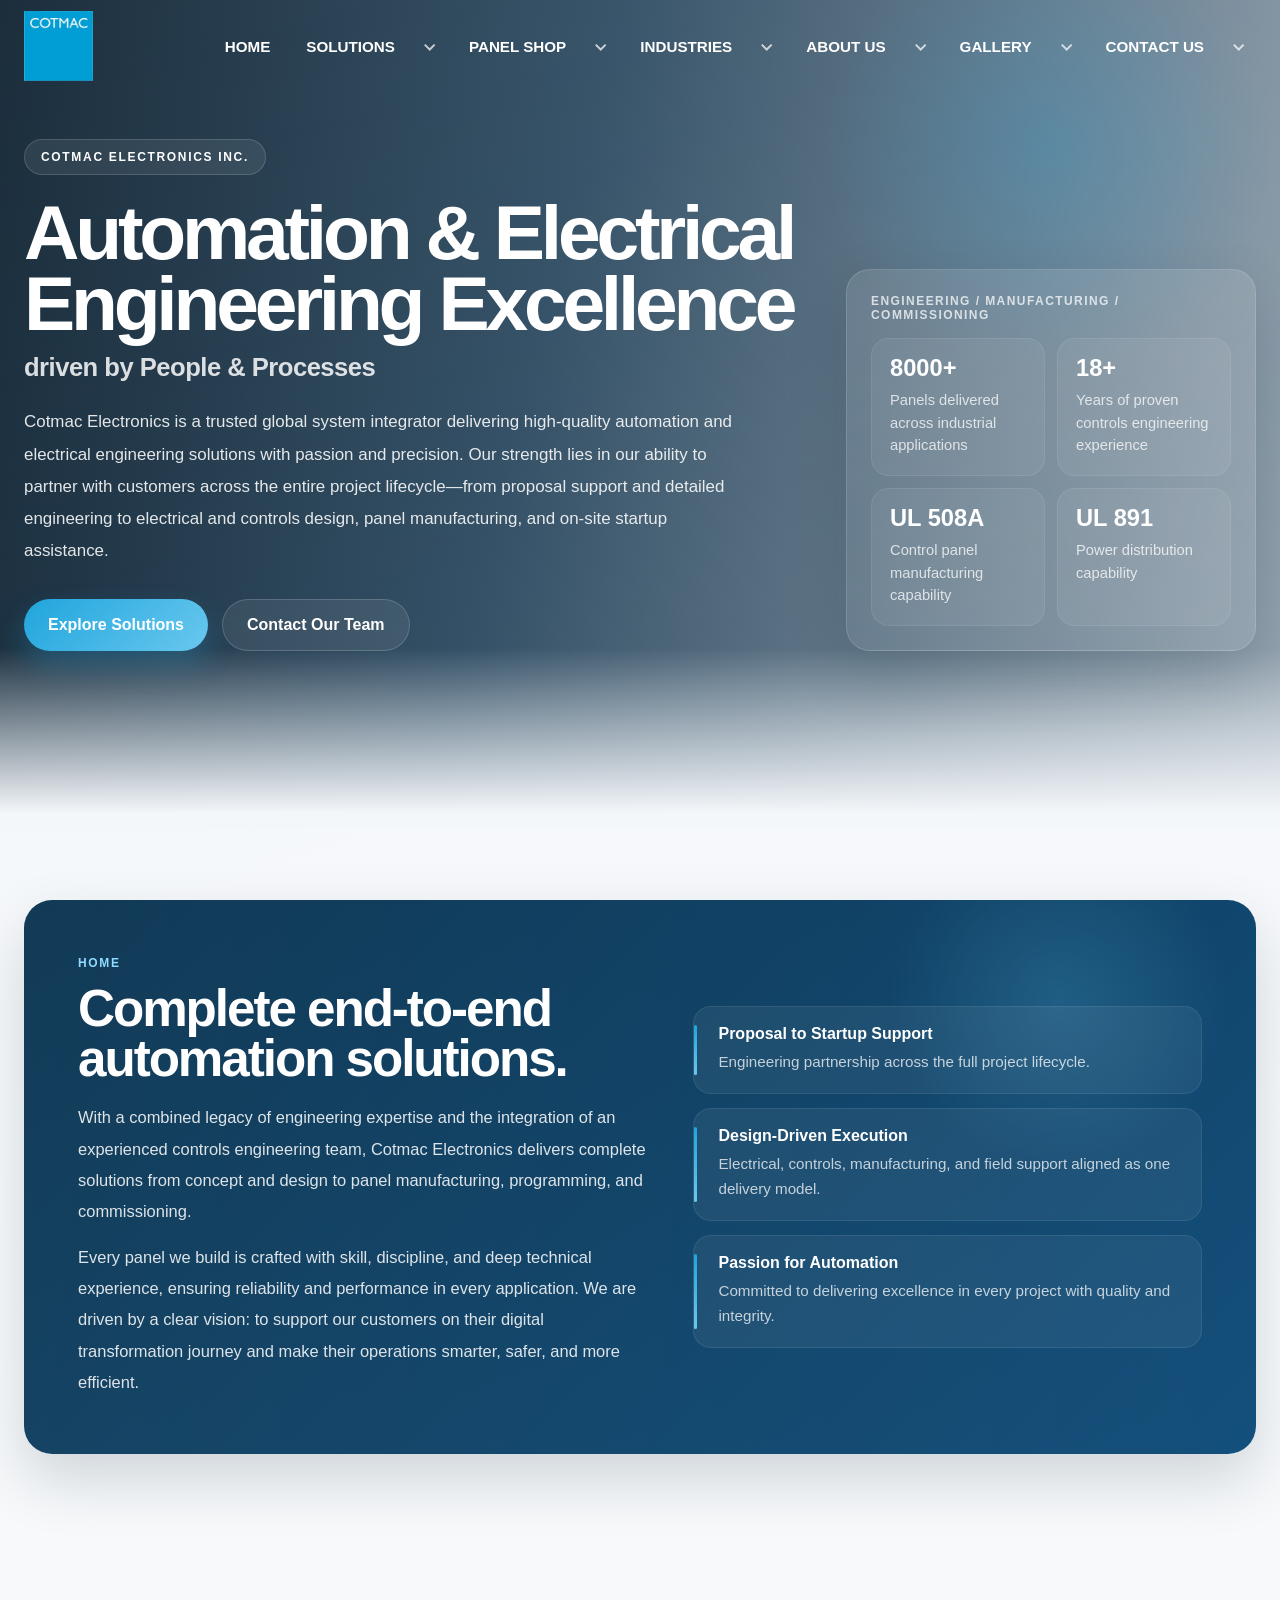
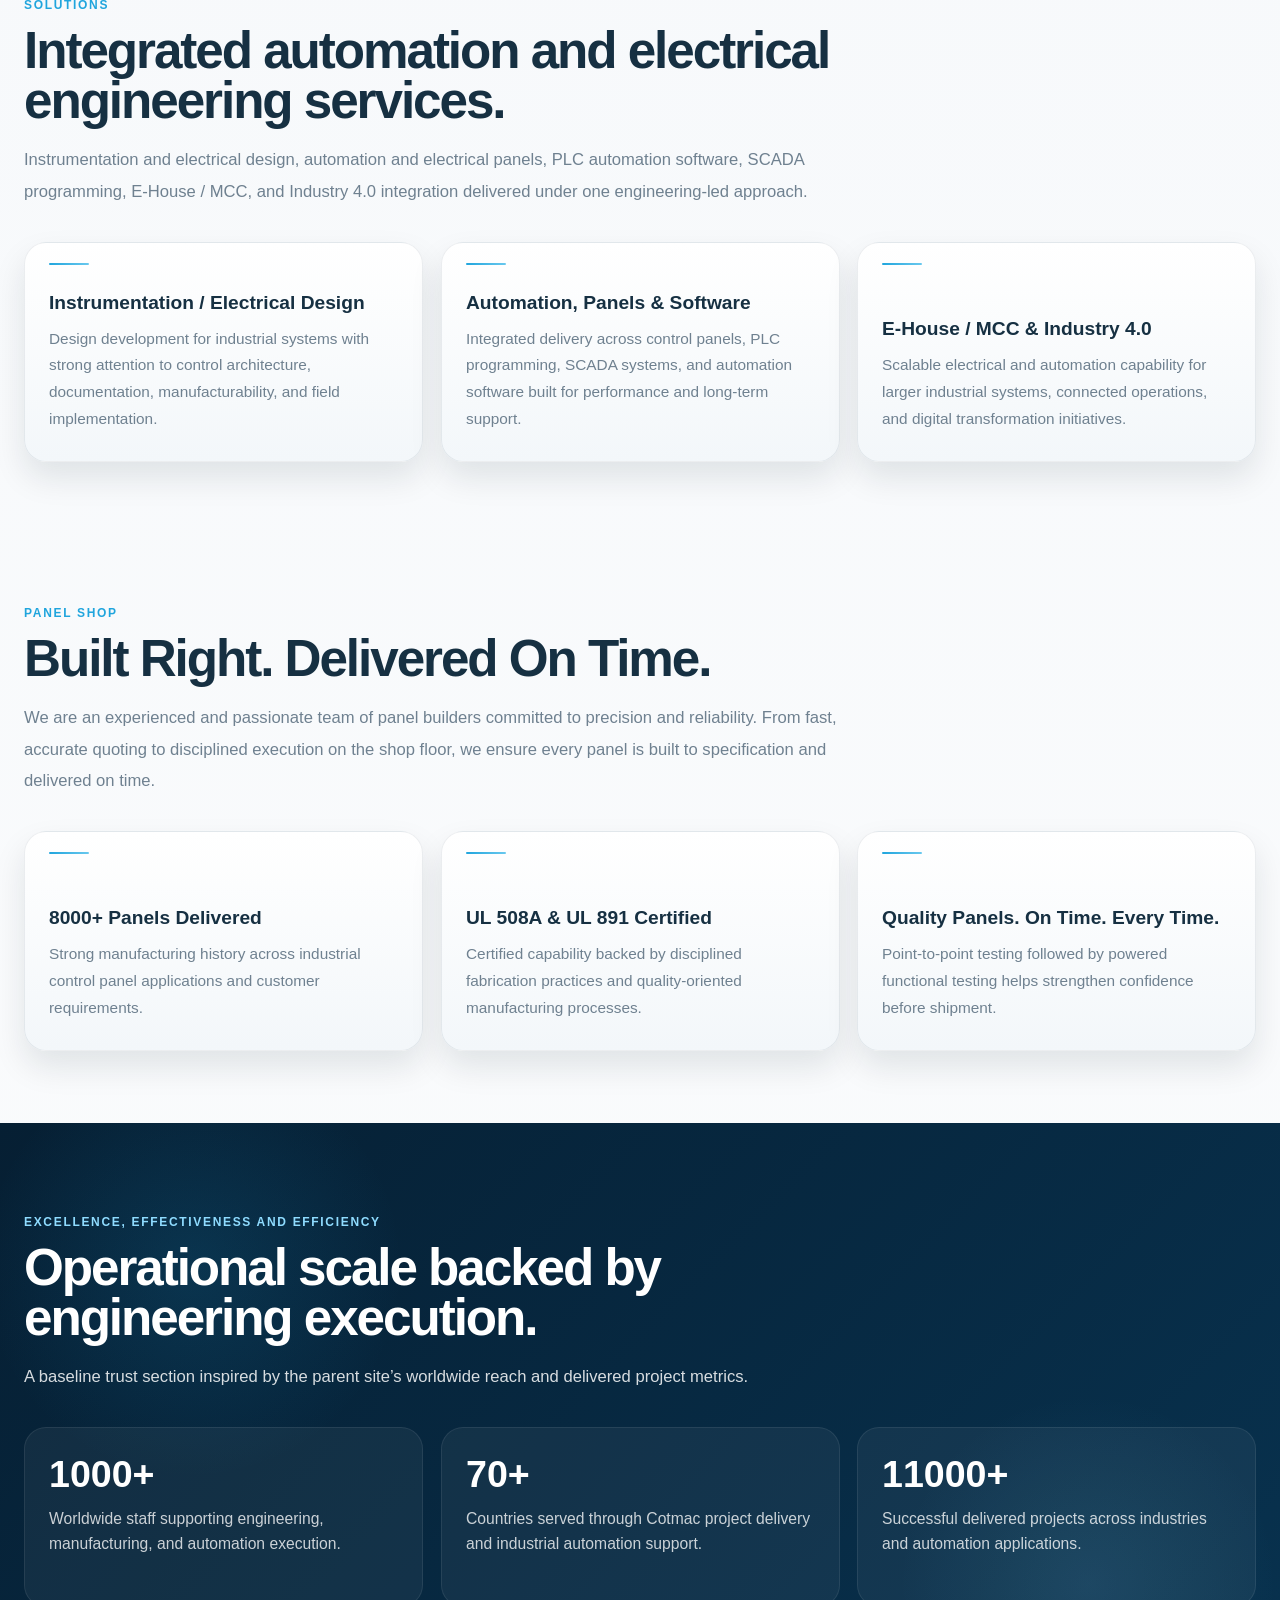
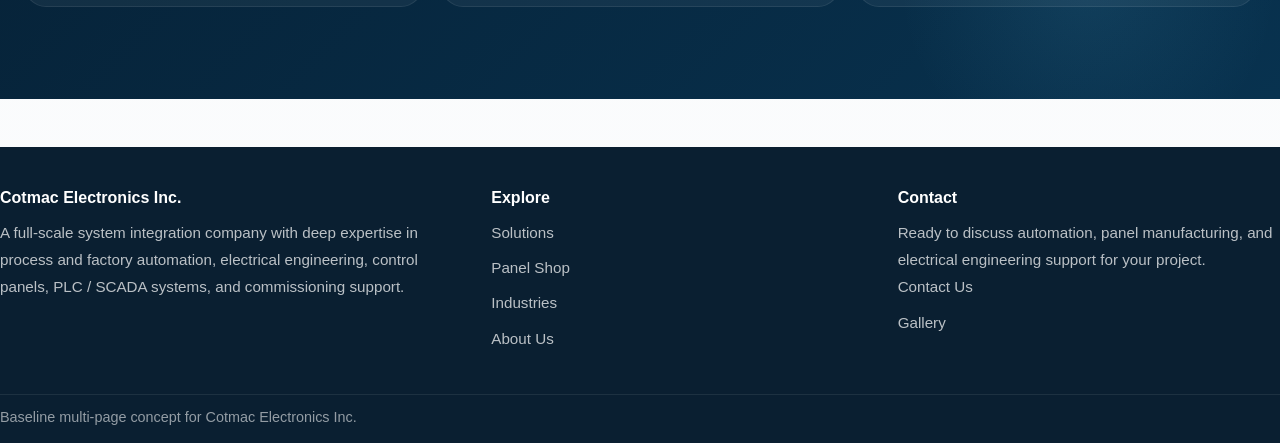
<file: index.html>
<!DOCTYPE html>
<html lang="en">
<head>
  <meta charset="UTF-8" />
  <meta name="viewport" content="width=device-width, initial-scale=1.0" />
  <title>Cotmac Electronics Inc. | Home</title>
  <link rel="stylesheet" href="assets/css/site.css?v=20260415-logo-proportions" />
</head>
<body>
  <div class="page-shell">
    <!-- COMPONENT: site-header -->
    <header class="site-header" data-site-header>
      <div class="container header-inner">
        <a class="brand-mark" href="index.html" aria-label="Cotmac Electronics Inc. home"><img class="brand-logo" src="assets/images/cotmac-logo-square.png" alt="Cotmac logo" /></a>

        <button class="nav-toggle" data-nav-toggle aria-label="Toggle navigation"><span></span></button>

        <nav class="site-nav" data-site-nav>
          <ul class="nav-list">
            <li class="nav-item nav-home"><a class="nav-link" href="index.html">Home</a></li>
            <li class="nav-item has-dropdown">
              <a class="nav-link" href="solutions.html">Solutions</a>
              <div class="dropdown">
                <a href="solutions.html#instrumentation">Instrumentation / Electrical Design<span>Engineering design and control architecture</span></a>
                <a href="solutions.html#automation-panels">Automation &amp; Electrical Panels<span>Integrated controls and panel solutions</span></a>
                <a href="solutions.html#plc">PLC Automation Software<span>Reliable control logic and plant automation</span></a>
                <a href="solutions.html#scada">SCADA Programming<span>Monitoring, visualization, and control</span></a>
                <a href="solutions.html#ehouse">E-House / MCC<span>Power and control package solutions</span></a>
                <a href="solutions.html#industry4">Industry 4.0<span>Smarter and connected operations</span></a>
              </div>
            </li>
            <li class="nav-item has-dropdown">
              <a class="nav-link" href="panel-shop.html">Panel Shop</a>
              <div class="dropdown">
                <a href="panel-shop.html#overview">Panel Shop Overview<span>Built right. Delivered on time.</span></a>
                <a href="panel-shop.html#capabilities">UL 508A &amp; UL 891<span>Certified manufacturing capability</span></a>
                <a href="panel-shop.html#testing">Testing &amp; Quality<span>Point-to-point and powered testing</span></a>
                <a href="panel-shop.html#process">Manufacturing Process<span>From quote to shipment</span></a>
              </div>
            </li>
            <li class="nav-item has-dropdown">
              <a class="nav-link" href="industries.html">Industries</a>
              <div class="dropdown">
                <a href="industries.html#water">Water &amp; Waste Water Treatment<span>Process and infrastructure automation</span></a>
                <a href="industries.html#automotive">Automotive<span>Production systems and controls</span></a>
                <a href="industries.html#energy">Energy &amp; Power<span>Electrical and critical operations</span></a>
                <a href="industries.html#food">Food &amp; Beverages<span>Reliable process automation</span></a>
              </div>
            </li>
            <li class="nav-item has-dropdown">
              <a class="nav-link" href="about.html">About Us</a>
              <div class="dropdown">
                <a href="about.html#company">Company Overview<span>Process and factory automation expertise</span></a>
                <a href="about.html#capability">Engineering Capability<span>Design-driven and end-to-end delivery</span></a>
                <a href="about.html#vision">Vision &amp; Commitment<span>Quality, integrity, and customer focus</span></a>
              </div>
            </li>
            <li class="nav-item has-dropdown">
              <a class="nav-link" href="gallery.html">Gallery</a>
              <div class="dropdown">
                <a href="gallery.html#projects">Project Gallery<span>Space for field and shop visuals</span></a>
                <a href="gallery.html#panels">Panel Builds<span>Control panel showcase</span></a>
                <a href="gallery.html#automation">Automation Work<span>Electrical and controls execution</span></a>
              </div>
            </li>
            <li class="nav-item has-dropdown">
              <a class="nav-link" href="contact.html">Contact Us</a>
              <div class="dropdown">
                <a href="contact.html#contact-info">Contact Information<span>Reach our team directly</span></a>
                <a href="contact.html#locations">Office Locations<span>Company presence and support</span></a>
                <a href="contact.html#form">Inquiry Form<span>Start a conversation</span></a>
              </div>
            </li>
          </ul>
        </nav>
      </div>
    </header>
    <!-- /COMPONENT: site-header -->

    <!-- PAGE: home -->
    <!-- SECTION: hero -->
    <section class="hero">
      <div class="container">
        <div class="hero-grid">
          <div class="reveal">
            <div class="eyebrow">Cotmac Electronics Inc.</div>
            <h1 class="hero-title">Automation &amp; Electrical Engineering Excellence<span>driven by People &amp; Processes</span></h1>
            <div class="hero-copy">
              Cotmac Electronics is a trusted global system integrator delivering high-quality automation and electrical engineering solutions with passion and precision. Our strength lies in our ability to partner with customers across the entire project lifecycle—from proposal support and detailed engineering to electrical and controls design, panel manufacturing, and on-site startup assistance.
            </div>
            <div class="btn-row">
              <a class="btn-main" href="solutions.html">Explore Solutions</a>
              <a class="btn-ghost" href="contact.html">Contact Our Team</a>
            </div>
          </div>

          <div class="hero-side reveal">
            <div class="hero-card">
              <div class="hero-card-title">Engineering / Manufacturing / Commissioning</div>
              <div class="hero-stats">
                <div class="hero-stat"><strong>8000+</strong><span>Panels delivered across industrial applications</span></div>
                <div class="hero-stat"><strong>18+</strong><span>Years of proven controls engineering experience</span></div>
                <div class="hero-stat"><strong>UL 508A</strong><span>Control panel manufacturing capability</span></div>
                <div class="hero-stat"><strong>UL 891</strong><span>Power distribution capability</span></div>
              </div>
            </div>
          </div>
        </div>
      </div>
    </section>
    <!-- /SECTION: hero -->

    <!-- SECTION: company-intro -->
    <section class="section-lg">
      <div class="container">
        <div class="intro-band reveal">
          <div class="intro-grid">
            <div>
              <div class="kicker" style="color:#8fdcff;">Home</div>
              <h2 class="title light">Complete end-to-end automation solutions.</h2>
              <div class="intro-copy" style="margin-top:18px;">With a combined legacy of engineering expertise and the integration of an experienced controls engineering team, Cotmac Electronics delivers complete solutions from concept and design to panel manufacturing, programming, and commissioning.</div>
              <div class="intro-copy">Every panel we build is crafted with skill, discipline, and deep technical experience, ensuring reliability and performance in every application. We are driven by a clear vision: to support our customers on their digital transformation journey and make their operations smarter, safer, and more efficient.</div>
            </div>
            <div class="intro-points">
              <div class="intro-point"><strong>Proposal to Startup Support</strong><span>Engineering partnership across the full project lifecycle.</span></div>
              <div class="intro-point"><strong>Design-Driven Execution</strong><span>Electrical, controls, manufacturing, and field support aligned as one delivery model.</span></div>
              <div class="intro-point"><strong>Passion for Automation</strong><span>Committed to delivering excellence in every project with quality and integrity.</span></div>
            </div>
          </div>
        </div>
      </div>
    </section>
    <!-- /SECTION: company-intro -->

    <!-- SECTION: featured-solutions -->
    <section class="section-lg">
      <div class="container">
        <div class="section-header reveal">
          <div class="kicker">Solutions</div>
          <h2 class="title">Integrated automation and electrical engineering services.</h2>
          <p class="lead">Instrumentation and electrical design, automation and electrical panels, PLC automation software, SCADA programming, E-House / MCC, and Industry 4.0 integration delivered under one engineering-led approach.</p>
        </div>
        <div class="feature-grid">
          <article class="feature-card card-white reveal">
            <h3>Instrumentation / Electrical Design</h3>
            <p>Design development for industrial systems with strong attention to control architecture, documentation, manufacturability, and field implementation.</p>
          </article>
          <article class="feature-card card-white reveal">
            <h3>Automation, Panels &amp; Software</h3>
            <p>Integrated delivery across control panels, PLC programming, SCADA systems, and automation software built for performance and long-term support.</p>
          </article>
          <article class="feature-card card-white reveal">
            <h3>E-House / MCC &amp; Industry 4.0</h3>
            <p>Scalable electrical and automation capability for larger industrial systems, connected operations, and digital transformation initiatives.</p>
          </article>
        </div>
      </div>
    </section>
    <!-- /SECTION: featured-solutions -->

    <!-- SECTION: panel-shop-preview -->
    <section class="section-lg">
      <div class="container">
        <div class="section-header reveal">
          <div class="kicker">Panel Shop</div>
          <h2 class="title">Built Right. Delivered On Time.</h2>
          <p class="lead">We are an experienced and passionate team of panel builders committed to precision and reliability. From fast, accurate quoting to disciplined execution on the shop floor, we ensure every panel is built to specification and delivered on time.</p>
        </div>
        <div class="feature-grid">
          <article class="feature-card card-white reveal">
            <h3>8000+ Panels Delivered</h3>
            <p>Strong manufacturing history across industrial control panel applications and customer requirements.</p>
          </article>
          <article class="feature-card card-white reveal">
            <h3>UL 508A &amp; UL 891 Certified</h3>
            <p>Certified capability backed by disciplined fabrication practices and quality-oriented manufacturing processes.</p>
          </article>
          <article class="feature-card card-white reveal">
            <h3>Quality Panels. On Time. Every Time.</h3>
            <p>Point-to-point testing followed by powered functional testing helps strengthen confidence before shipment.</p>
          </article>
        </div>
      </div>
    </section>
    <!-- /SECTION: panel-shop-preview -->

    <!-- SECTION: metrics -->
    <section class="metrics-band section-xl">
      <div class="container">
        <div class="section-header reveal">
          <div class="kicker" style="color:#8fdcff;">Excellence, Effectiveness and Efficiency</div>
          <h2 class="title light">Operational scale backed by engineering execution.</h2>
          <p class="lead light">A baseline trust section inspired by the parent site’s worldwide reach and delivered project metrics.</p>
        </div>
        <div class="metrics-grid">
          <div class="metric-card reveal"><strong>1000+</strong><span>Worldwide staff supporting engineering, manufacturing, and automation execution.</span></div>
          <div class="metric-card reveal"><strong>70+</strong><span>Countries served through Cotmac project delivery and industrial automation support.</span></div>
          <div class="metric-card reveal"><strong>11000+</strong><span>Successful delivered projects across industries and automation applications.</span></div>
        </div>
      </div>
    </section>
    <!-- /SECTION: metrics -->

    <!-- COMPONENT: site-footer -->
    <footer class="site-footer">
      <div class="container footer-inner">
        <div>
          <div class="footer-title">Cotmac Electronics Inc.</div>
          <div class="footer-text">A full-scale system integration company with deep expertise in process and factory automation, electrical engineering, control panels, PLC / SCADA systems, and commissioning support.</div>
        </div>
        <div>
          <div class="footer-title">Explore</div>
          <div class="footer-links">
            <a class="footer-link" href="solutions.html">Solutions</a>
            <a class="footer-link" href="panel-shop.html">Panel Shop</a>
            <a class="footer-link" href="industries.html">Industries</a>
            <a class="footer-link" href="about.html">About Us</a>
          </div>
        </div>
        <div>
          <div class="footer-title">Contact</div>
          <div class="footer-text">Ready to discuss automation, panel manufacturing, and electrical engineering support for your project.</div>
          <div class="footer-links">
            <a class="footer-link" href="contact.html">Contact Us</a>
            <a class="footer-link" href="gallery.html">Gallery</a>
          </div>
        </div>
      </div>
      <div class="container footer-bottom">Baseline multi-page concept for Cotmac Electronics Inc.</div>
    </footer>
    <!-- /COMPONENT: site-footer -->
  </div>
  <script src="assets/js/site.js"></script>
</body>
</html>
</file>
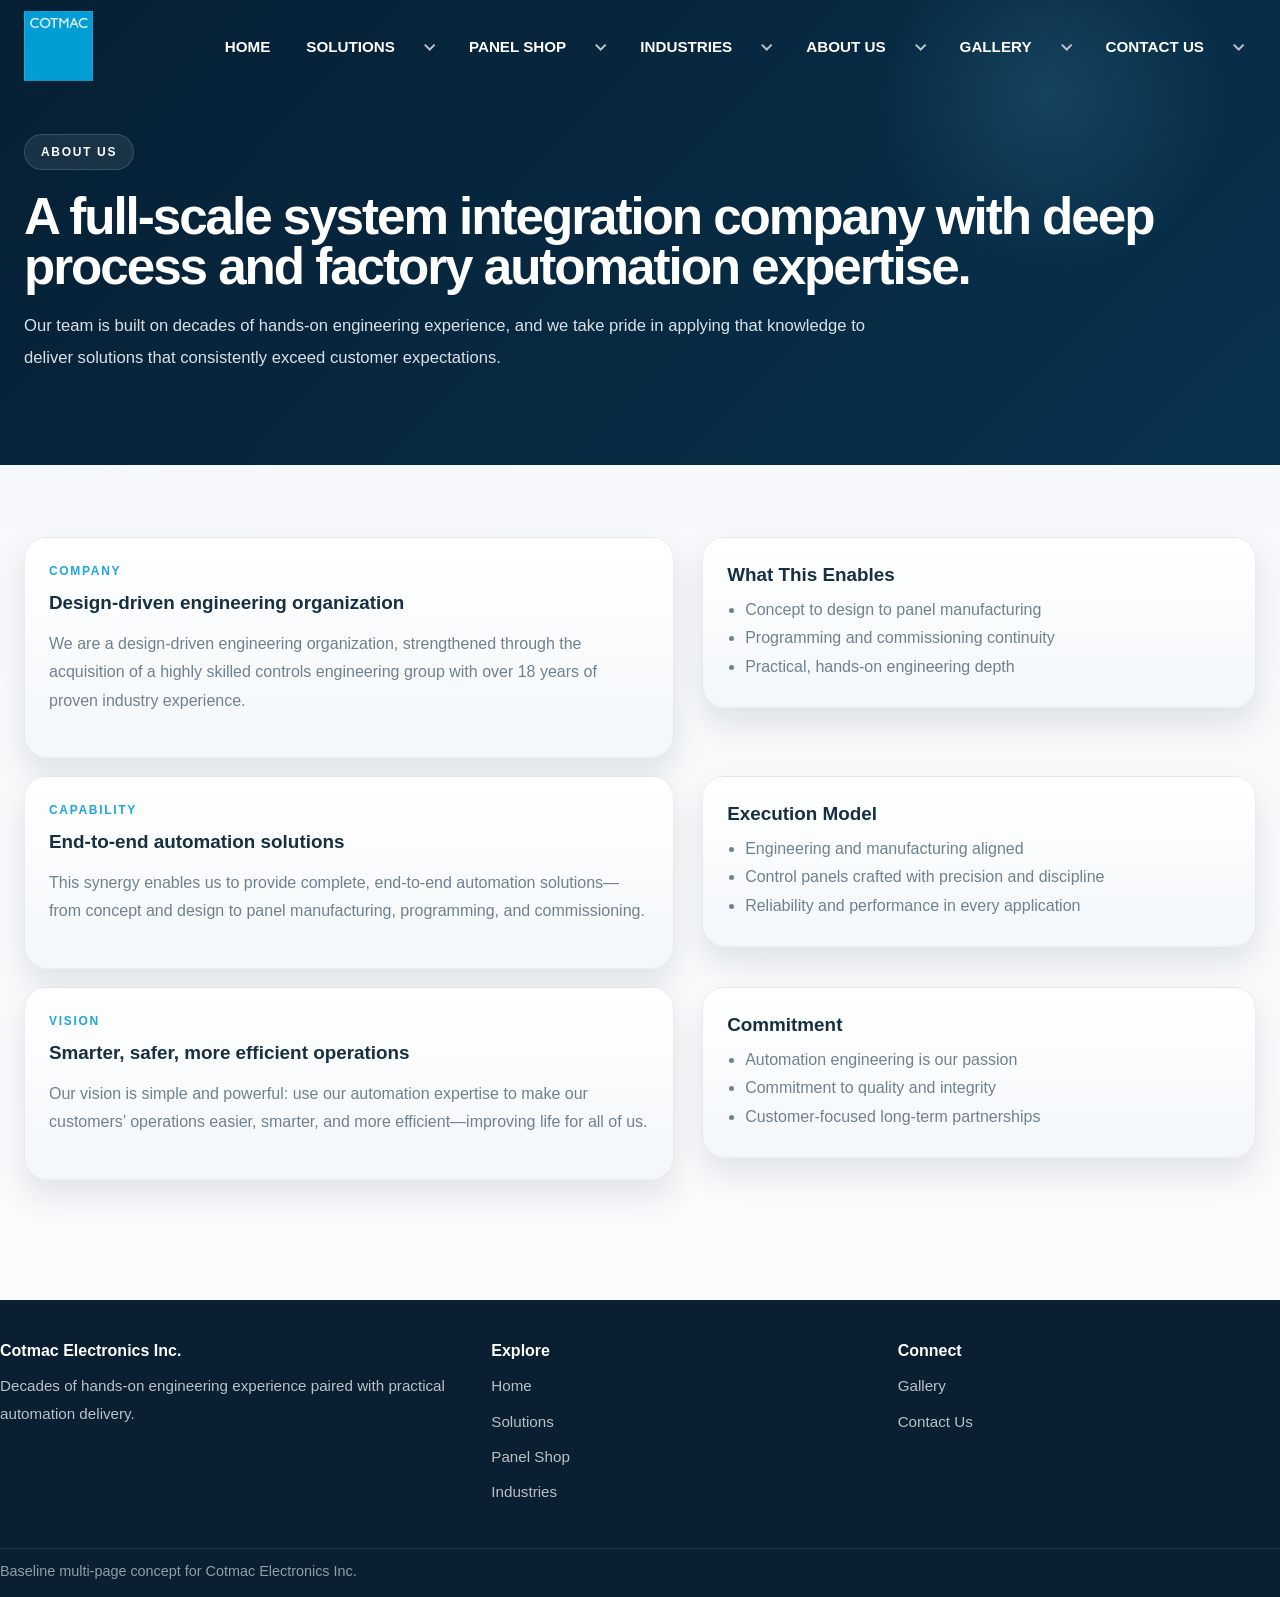
<file: about.html>
<!DOCTYPE html><html lang="en"><head><meta charset="UTF-8"/><meta name="viewport" content="width=device-width, initial-scale=1.0"/><title>Cotmac Electronics Inc. | About Us</title><link rel="stylesheet" href="assets/css/site.css?v=20260415-logo-proportions"/></head><body><div class="page-shell">
<header class="site-header" data-site-header><div class="container header-inner"><a class="brand-mark" href="index.html"><img class="brand-logo" src="assets/images/cotmac-logo-square.png" alt="Cotmac logo" /></a><button class="nav-toggle" data-nav-toggle aria-label="Toggle navigation"><span></span></button><nav class="site-nav" data-site-nav><ul class="nav-list"><li class="nav-item nav-home"><a class="nav-link" href="index.html">Home</a></li><li class="nav-item has-dropdown"><a class="nav-link" href="solutions.html">Solutions</a><div class="dropdown"><a href="solutions.html#instrumentation">Instrumentation / Electrical Design<span>Engineering design and control architecture</span></a><a href="solutions.html#automation-panels">Automation &amp; Electrical Panels<span>Integrated controls and panel solutions</span></a><a href="solutions.html#plc">PLC Automation Software<span>Reliable control logic and plant automation</span></a><a href="solutions.html#scada">SCADA Programming<span>Monitoring, visualization, and control</span></a><a href="solutions.html#ehouse">E-House / MCC<span>Power and control package solutions</span></a><a href="solutions.html#industry4">Industry 4.0<span>Smarter and connected operations</span></a></div></li><li class="nav-item has-dropdown"><a class="nav-link" href="panel-shop.html">Panel Shop</a><div class="dropdown"><a href="panel-shop.html#overview">Panel Shop Overview<span>Built right. Delivered on time.</span></a><a href="panel-shop.html#capabilities">UL 508A &amp; UL 891<span>Certified manufacturing capability</span></a><a href="panel-shop.html#testing">Testing &amp; Quality<span>Point-to-point and powered testing</span></a><a href="panel-shop.html#process">Manufacturing Process<span>From quote to shipment</span></a></div></li><li class="nav-item has-dropdown"><a class="nav-link" href="industries.html">Industries</a><div class="dropdown"><a href="industries.html#water">Water &amp; Waste Water Treatment<span>Process and infrastructure automation</span></a><a href="industries.html#automotive">Automotive<span>Production systems and controls</span></a><a href="industries.html#energy">Energy &amp; Power<span>Electrical and critical operations</span></a><a href="industries.html#food">Food &amp; Beverages<span>Reliable process automation</span></a></div></li><li class="nav-item has-dropdown"><a class="nav-link" href="about.html">About Us</a><div class="dropdown"><a href="#company">Company Overview<span>Process and factory automation expertise</span></a><a href="#capability">Engineering Capability<span>Design-driven and end-to-end delivery</span></a><a href="#vision">Vision &amp; Commitment<span>Quality, integrity, and customer focus</span></a></div></li><li class="nav-item has-dropdown"><a class="nav-link" href="gallery.html">Gallery</a><div class="dropdown"><a href="gallery.html#projects">Project Gallery<span>Space for field and shop visuals</span></a><a href="gallery.html#panels">Panel Builds<span>Control panel showcase</span></a><a href="gallery.html#automation">Automation Work<span>Electrical and controls execution</span></a></div></li><li class="nav-item has-dropdown"><a class="nav-link" href="contact.html">Contact Us</a><div class="dropdown"><a href="contact.html#contact-info">Contact Information<span>Reach our team directly</span></a><a href="contact.html#locations">Office Locations<span>Company presence and support</span></a><a href="contact.html#form">Inquiry Form<span>Start a conversation</span></a></div></li></ul></nav></div></header>
<section class="page-hero"><div class="container"><div class="reveal"><div class="eyebrow">About Us</div><h1 class="title light">A full-scale system integration company with deep process and factory automation expertise.</h1><div class="page-hero-copy">Our team is built on decades of hands-on engineering experience, and we take pride in applying that knowledge to deliver solutions that consistently exceed customer expectations.</div></div></div></section>
<section class="section-lg"><div class="container"><div class="content-grid">
<div id="company" class="split-grid reveal"><div class="info-panel card-white"><div class="kicker">Company</div><h3>Design-driven engineering organization</h3><p>We are a design-driven engineering organization, strengthened through the acquisition of a highly skilled controls engineering group with over 18 years of proven industry experience.</p></div><div class="info-panel card-white"><h3>What This Enables</h3><ul><li>Concept to design to panel manufacturing</li><li>Programming and commissioning continuity</li><li>Practical, hands-on engineering depth</li></ul></div></div>
<div id="capability" class="split-grid reveal"><div class="info-panel card-white"><div class="kicker">Capability</div><h3>End-to-end automation solutions</h3><p>This synergy enables us to provide complete, end-to-end automation solutions—from concept and design to panel manufacturing, programming, and commissioning.</p></div><div class="info-panel card-white"><h3>Execution Model</h3><ul><li>Engineering and manufacturing aligned</li><li>Control panels crafted with precision and discipline</li><li>Reliability and performance in every application</li></ul></div></div>
<div id="vision" class="split-grid reveal"><div class="info-panel card-white"><div class="kicker">Vision</div><h3>Smarter, safer, more efficient operations</h3><p>Our vision is simple and powerful: use our automation expertise to make our customers’ operations easier, smarter, and more efficient—improving life for all of us.</p></div><div class="info-panel card-white"><h3>Commitment</h3><ul><li>Automation engineering is our passion</li><li>Commitment to quality and integrity</li><li>Customer-focused long-term partnerships</li></ul></div></div>
</div></div></section>
<footer class="site-footer"><div class="container footer-inner"><div><div class="footer-title">Cotmac Electronics Inc.</div><div class="footer-text">Decades of hands-on engineering experience paired with practical automation delivery.</div></div><div><div class="footer-title">Explore</div><div class="footer-links"><a class="footer-link" href="index.html">Home</a><a class="footer-link" href="solutions.html">Solutions</a><a class="footer-link" href="panel-shop.html">Panel Shop</a><a class="footer-link" href="industries.html">Industries</a></div></div><div><div class="footer-title">Connect</div><div class="footer-links"><a class="footer-link" href="gallery.html">Gallery</a><a class="footer-link" href="contact.html">Contact Us</a></div></div></div><div class="container footer-bottom">Baseline multi-page concept for Cotmac Electronics Inc.</div></footer>
</div><script src="assets/js/site.js"></script></body></html>
</file>
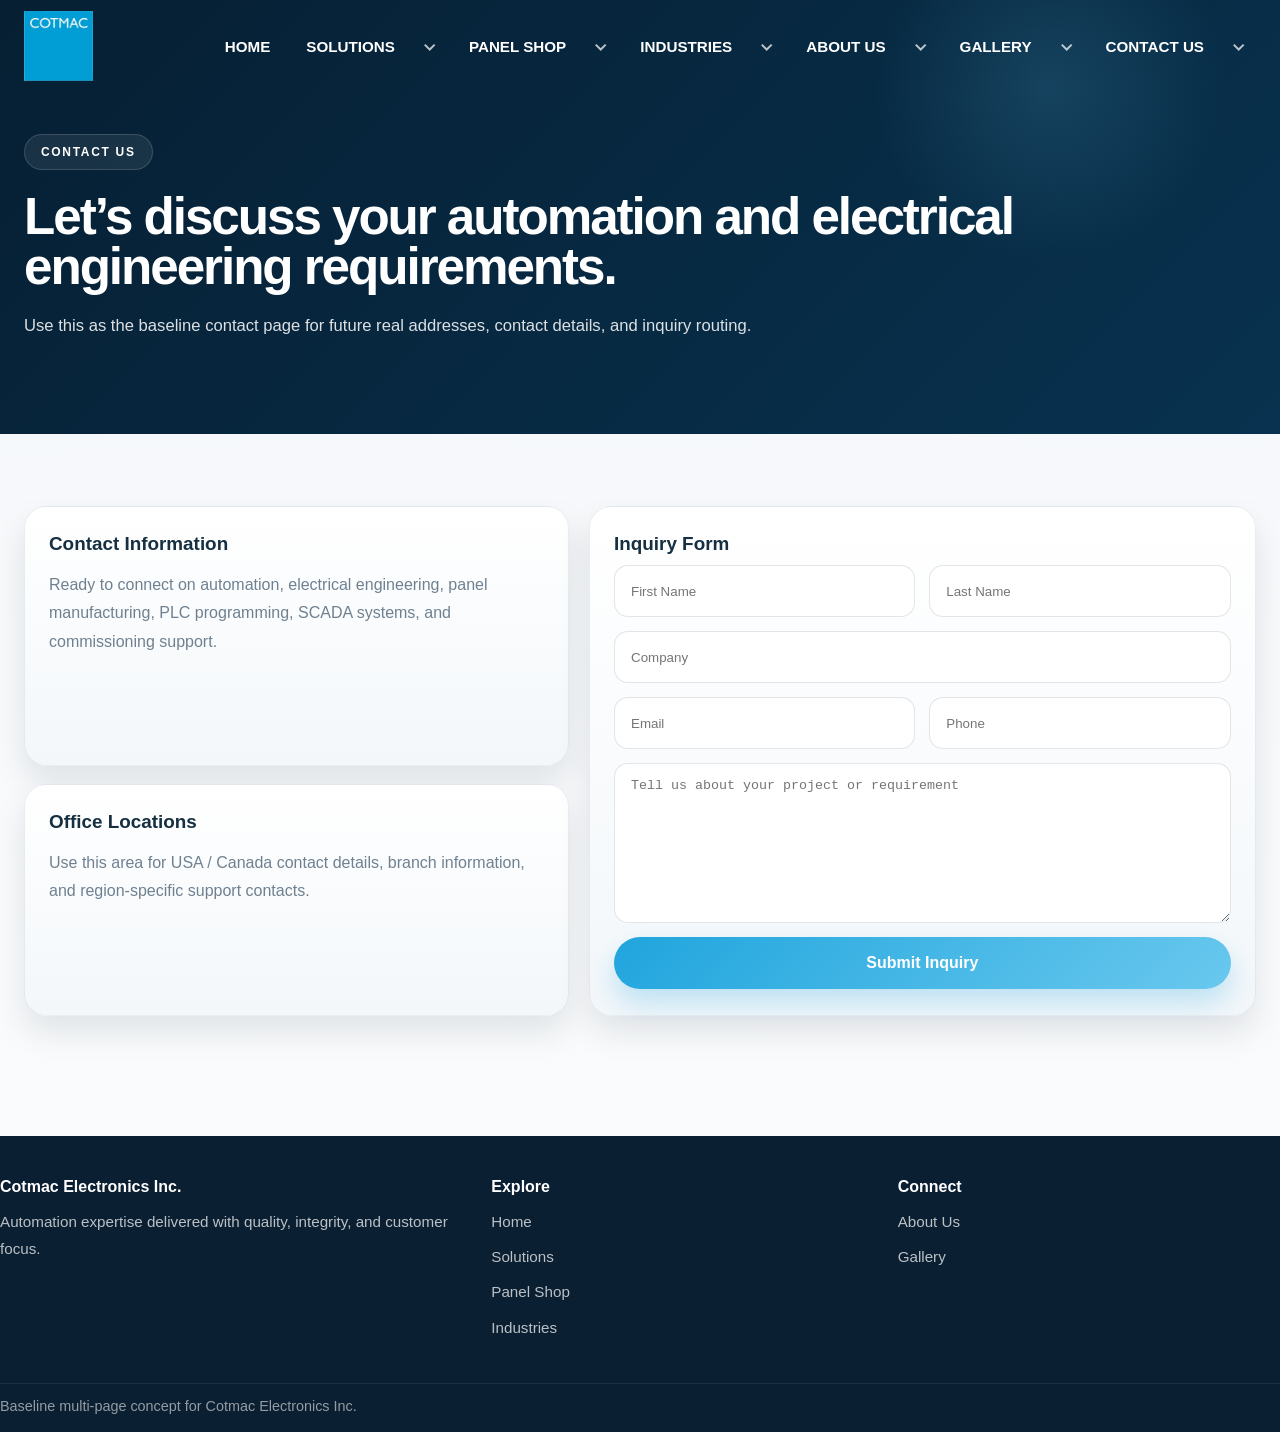
<file: contact.html>
<!DOCTYPE html><html lang="en"><head><meta charset="UTF-8"/><meta name="viewport" content="width=device-width, initial-scale=1.0"/><title>Cotmac Electronics Inc. | Contact Us</title><link rel="stylesheet" href="assets/css/site.css?v=20260415-logo-proportions"/></head><body><div class="page-shell">
<header class="site-header" data-site-header><div class="container header-inner"><a class="brand-mark" href="index.html"><img class="brand-logo" src="assets/images/cotmac-logo-square.png" alt="Cotmac logo" /></a><button class="nav-toggle" data-nav-toggle aria-label="Toggle navigation"><span></span></button><nav class="site-nav" data-site-nav><ul class="nav-list"><li class="nav-item nav-home"><a class="nav-link" href="index.html">Home</a></li><li class="nav-item has-dropdown"><a class="nav-link" href="solutions.html">Solutions</a><div class="dropdown"><a href="solutions.html#instrumentation">Instrumentation / Electrical Design<span>Engineering design and control architecture</span></a><a href="solutions.html#automation-panels">Automation &amp; Electrical Panels<span>Integrated controls and panel solutions</span></a><a href="solutions.html#plc">PLC Automation Software<span>Reliable control logic and plant automation</span></a><a href="solutions.html#scada">SCADA Programming<span>Monitoring, visualization, and control</span></a><a href="solutions.html#ehouse">E-House / MCC<span>Power and control package solutions</span></a><a href="solutions.html#industry4">Industry 4.0<span>Smarter and connected operations</span></a></div></li><li class="nav-item has-dropdown"><a class="nav-link" href="panel-shop.html">Panel Shop</a><div class="dropdown"><a href="panel-shop.html#overview">Panel Shop Overview<span>Built right. Delivered on time.</span></a><a href="panel-shop.html#capabilities">UL 508A &amp; UL 891<span>Certified manufacturing capability</span></a><a href="panel-shop.html#testing">Testing &amp; Quality<span>Point-to-point and powered testing</span></a><a href="panel-shop.html#process">Manufacturing Process<span>From quote to shipment</span></a></div></li><li class="nav-item has-dropdown"><a class="nav-link" href="industries.html">Industries</a><div class="dropdown"><a href="industries.html#water">Water &amp; Waste Water Treatment<span>Process and infrastructure automation</span></a><a href="industries.html#automotive">Automotive<span>Production systems and controls</span></a><a href="industries.html#energy">Energy &amp; Power<span>Electrical and critical operations</span></a><a href="industries.html#food">Food &amp; Beverages<span>Reliable process automation</span></a></div></li><li class="nav-item has-dropdown"><a class="nav-link" href="about.html">About Us</a><div class="dropdown"><a href="about.html#company">Company Overview<span>Process and factory automation expertise</span></a><a href="about.html#capability">Engineering Capability<span>Design-driven and end-to-end delivery</span></a><a href="about.html#vision">Vision &amp; Commitment<span>Quality, integrity, and customer focus</span></a></div></li><li class="nav-item has-dropdown"><a class="nav-link" href="gallery.html">Gallery</a><div class="dropdown"><a href="gallery.html#projects">Project Gallery<span>Space for field and shop visuals</span></a><a href="gallery.html#panels">Panel Builds<span>Control panel showcase</span></a><a href="gallery.html#automation">Automation Work<span>Electrical and controls execution</span></a></div></li><li class="nav-item has-dropdown"><a class="nav-link" href="contact.html">Contact Us</a><div class="dropdown"><a href="#contact-info">Contact Information<span>Reach our team directly</span></a><a href="#locations">Office Locations<span>Company presence and support</span></a><a href="#form">Inquiry Form<span>Start a conversation</span></a></div></li></ul></nav></div></header>
<section class="page-hero"><div class="container"><div class="reveal"><div class="eyebrow">Contact Us</div><h1 class="title light">Let’s discuss your automation and electrical engineering requirements.</h1><div class="page-hero-copy">Use this as the baseline contact page for future real addresses, contact details, and inquiry routing.</div></div></div></section>
<section class="section-lg"><div class="container"><div class="contact-grid"><div class="content-grid"><div id="contact-info" class="info-panel card-white reveal"><h3>Contact Information</h3><p>Ready to connect on automation, electrical engineering, panel manufacturing, PLC programming, SCADA systems, and commissioning support.</p></div><div id="locations" class="info-panel card-white reveal"><h3>Office Locations</h3><p>Use this area for USA / Canada contact details, branch information, and region-specific support contacts.</p></div></div><div id="form" class="info-panel card-white reveal"><h3>Inquiry Form</h3><div class="form-grid"><input class="input" placeholder="First Name"/><input class="input" placeholder="Last Name"/><input class="input full" placeholder="Company"/><input class="input" placeholder="Email"/><input class="input" placeholder="Phone"/><textarea class="input full" placeholder="Tell us about your project or requirement"></textarea><button class="btn-main full">Submit Inquiry</button></div></div></div></div></section>
<footer class="site-footer"><div class="container footer-inner"><div><div class="footer-title">Cotmac Electronics Inc.</div><div class="footer-text">Automation expertise delivered with quality, integrity, and customer focus.</div></div><div><div class="footer-title">Explore</div><div class="footer-links"><a class="footer-link" href="index.html">Home</a><a class="footer-link" href="solutions.html">Solutions</a><a class="footer-link" href="panel-shop.html">Panel Shop</a><a class="footer-link" href="industries.html">Industries</a></div></div><div><div class="footer-title">Connect</div><div class="footer-links"><a class="footer-link" href="about.html">About Us</a><a class="footer-link" href="gallery.html">Gallery</a></div></div></div><div class="container footer-bottom">Baseline multi-page concept for Cotmac Electronics Inc.</div></footer>
</div><script src="assets/js/site.js"></script></body></html>
</file>
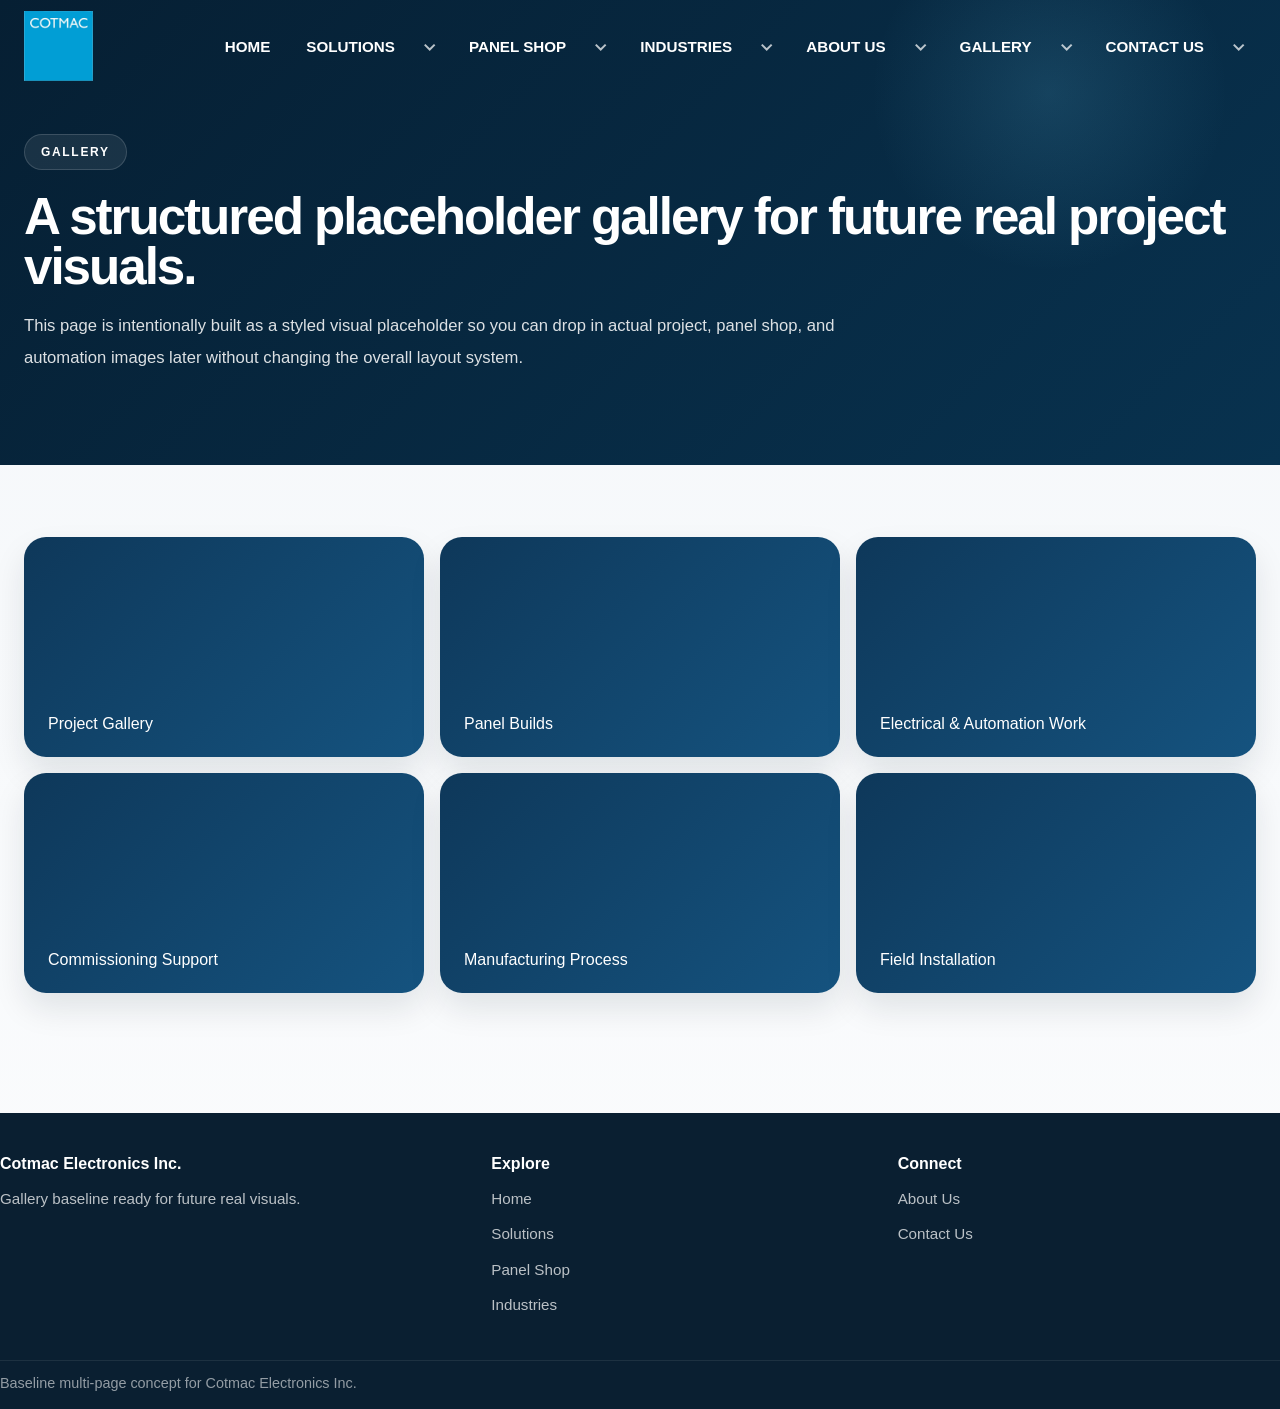
<file: gallery.html>
<!DOCTYPE html><html lang="en"><head><meta charset="UTF-8"/><meta name="viewport" content="width=device-width, initial-scale=1.0"/><title>Cotmac Electronics Inc. | Gallery</title><link rel="stylesheet" href="assets/css/site.css?v=20260415-logo-proportions"/></head><body><div class="page-shell">
<header class="site-header" data-site-header><div class="container header-inner"><a class="brand-mark" href="index.html"><img class="brand-logo" src="assets/images/cotmac-logo-square.png" alt="Cotmac logo" /></a><button class="nav-toggle" data-nav-toggle aria-label="Toggle navigation"><span></span></button><nav class="site-nav" data-site-nav><ul class="nav-list"><li class="nav-item nav-home"><a class="nav-link" href="index.html">Home</a></li><li class="nav-item has-dropdown"><a class="nav-link" href="solutions.html">Solutions</a><div class="dropdown"><a href="solutions.html#instrumentation">Instrumentation / Electrical Design<span>Engineering design and control architecture</span></a><a href="solutions.html#automation-panels">Automation &amp; Electrical Panels<span>Integrated controls and panel solutions</span></a><a href="solutions.html#plc">PLC Automation Software<span>Reliable control logic and plant automation</span></a><a href="solutions.html#scada">SCADA Programming<span>Monitoring, visualization, and control</span></a><a href="solutions.html#ehouse">E-House / MCC<span>Power and control package solutions</span></a><a href="solutions.html#industry4">Industry 4.0<span>Smarter and connected operations</span></a></div></li><li class="nav-item has-dropdown"><a class="nav-link" href="panel-shop.html">Panel Shop</a><div class="dropdown"><a href="panel-shop.html#overview">Panel Shop Overview<span>Built right. Delivered on time.</span></a><a href="panel-shop.html#capabilities">UL 508A &amp; UL 891<span>Certified manufacturing capability</span></a><a href="panel-shop.html#testing">Testing &amp; Quality<span>Point-to-point and powered testing</span></a><a href="panel-shop.html#process">Manufacturing Process<span>From quote to shipment</span></a></div></li><li class="nav-item has-dropdown"><a class="nav-link" href="industries.html">Industries</a><div class="dropdown"><a href="industries.html#water">Water &amp; Waste Water Treatment<span>Process and infrastructure automation</span></a><a href="industries.html#automotive">Automotive<span>Production systems and controls</span></a><a href="industries.html#energy">Energy &amp; Power<span>Electrical and critical operations</span></a><a href="industries.html#food">Food &amp; Beverages<span>Reliable process automation</span></a></div></li><li class="nav-item has-dropdown"><a class="nav-link" href="about.html">About Us</a><div class="dropdown"><a href="about.html#company">Company Overview<span>Process and factory automation expertise</span></a><a href="about.html#capability">Engineering Capability<span>Design-driven and end-to-end delivery</span></a><a href="about.html#vision">Vision &amp; Commitment<span>Quality, integrity, and customer focus</span></a></div></li><li class="nav-item has-dropdown"><a class="nav-link" href="gallery.html">Gallery</a><div class="dropdown"><a href="#projects">Project Gallery<span>Space for field and shop visuals</span></a><a href="#panels">Panel Builds<span>Control panel showcase</span></a><a href="#automation">Automation Work<span>Electrical and controls execution</span></a></div></li><li class="nav-item has-dropdown"><a class="nav-link" href="contact.html">Contact Us</a><div class="dropdown"><a href="contact.html#contact-info">Contact Information<span>Reach our team directly</span></a><a href="contact.html#locations">Office Locations<span>Company presence and support</span></a><a href="contact.html#form">Inquiry Form<span>Start a conversation</span></a></div></li></ul></nav></div></header>
<section class="page-hero"><div class="container"><div class="reveal"><div class="eyebrow">Gallery</div><h1 class="title light">A structured placeholder gallery for future real project visuals.</h1><div class="page-hero-copy">This page is intentionally built as a styled visual placeholder so you can drop in actual project, panel shop, and automation images later without changing the overall layout system.</div></div></div></section>
<section class="section-lg"><div class="container"><div class="gallery-grid"><div id="projects" class="gallery-card reveal">Project Gallery</div><div id="panels" class="gallery-card reveal">Panel Builds</div><div id="automation" class="gallery-card reveal">Electrical &amp; Automation Work</div><div class="gallery-card reveal">Commissioning Support</div><div class="gallery-card reveal">Manufacturing Process</div><div class="gallery-card reveal">Field Installation</div></div></div></section>
<footer class="site-footer"><div class="container footer-inner"><div><div class="footer-title">Cotmac Electronics Inc.</div><div class="footer-text">Gallery baseline ready for future real visuals.</div></div><div><div class="footer-title">Explore</div><div class="footer-links"><a class="footer-link" href="index.html">Home</a><a class="footer-link" href="solutions.html">Solutions</a><a class="footer-link" href="panel-shop.html">Panel Shop</a><a class="footer-link" href="industries.html">Industries</a></div></div><div><div class="footer-title">Connect</div><div class="footer-links"><a class="footer-link" href="about.html">About Us</a><a class="footer-link" href="contact.html">Contact Us</a></div></div></div><div class="container footer-bottom">Baseline multi-page concept for Cotmac Electronics Inc.</div></footer>
</div><script src="assets/js/site.js"></script></body></html>
</file>
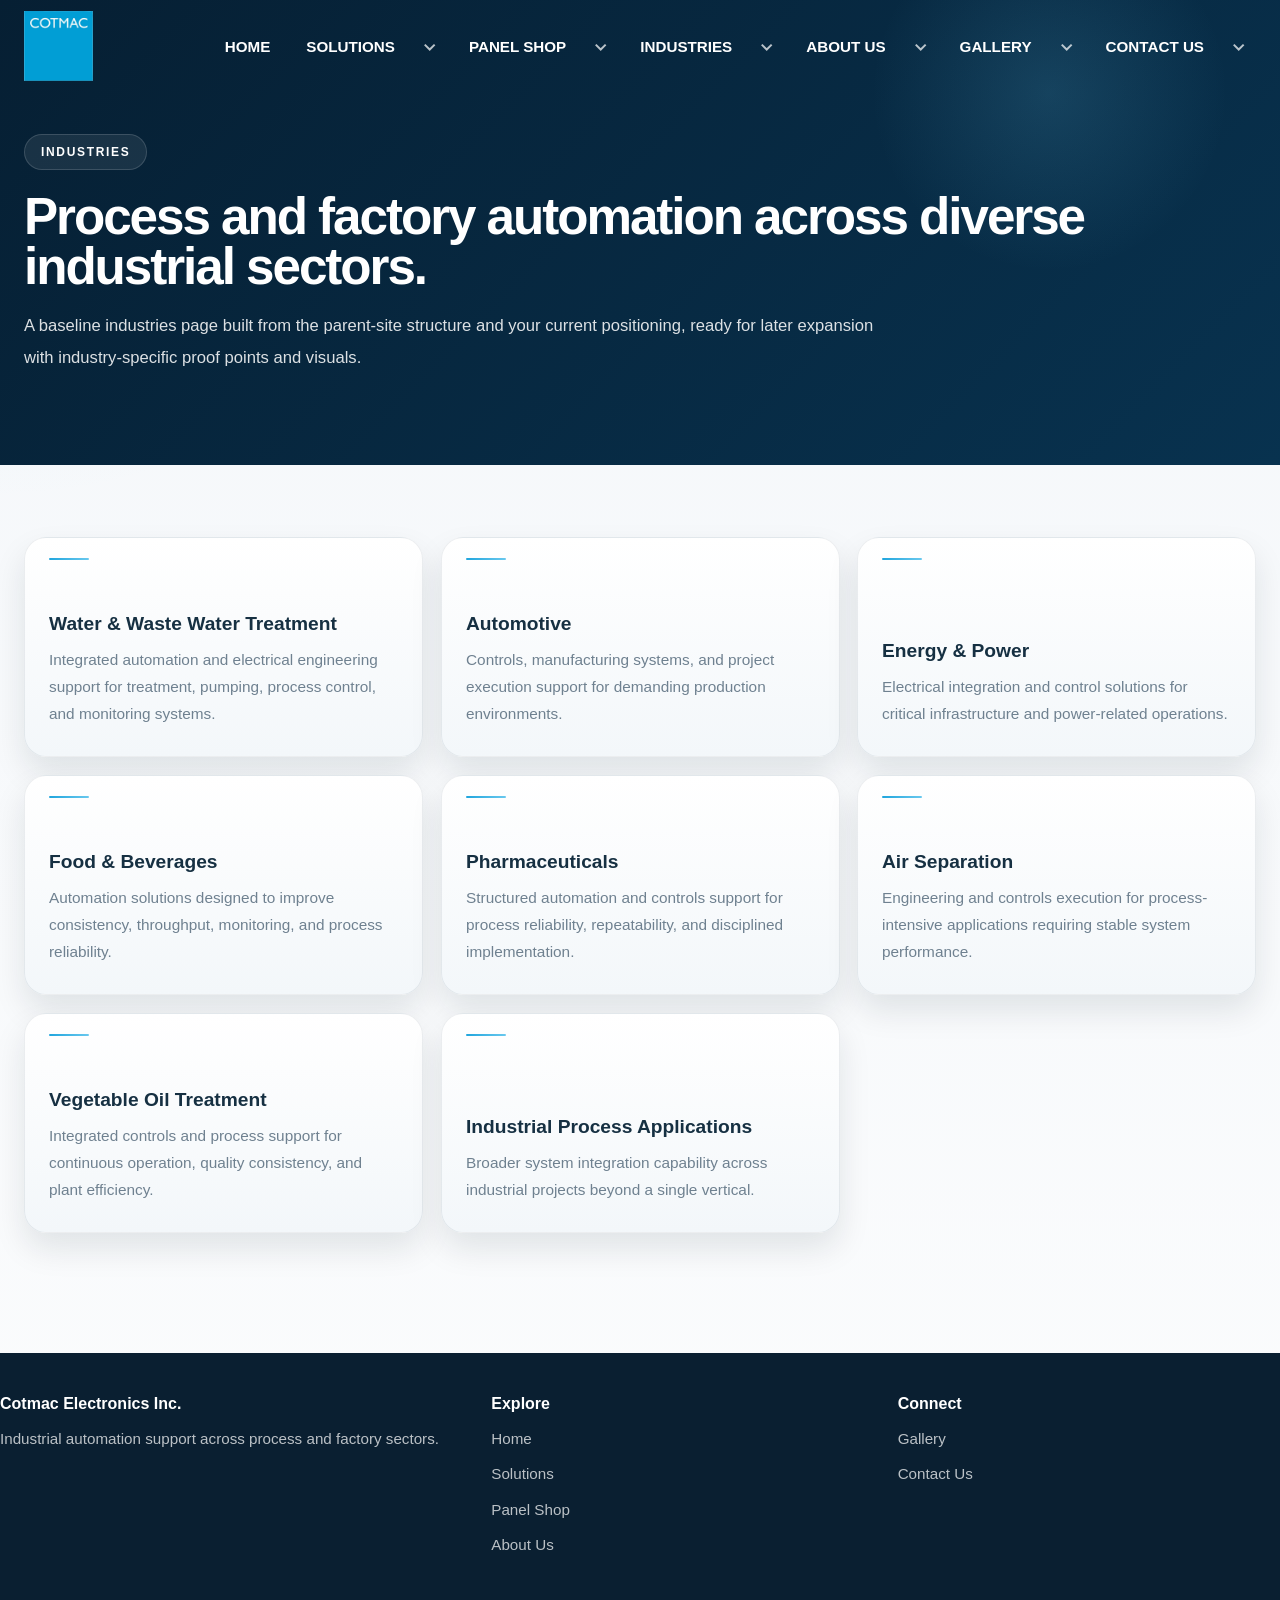
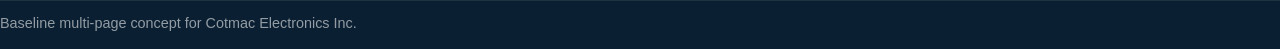
<file: industries.html>
<!DOCTYPE html><html lang="en"><head><meta charset="UTF-8"/><meta name="viewport" content="width=device-width, initial-scale=1.0"/><title>Cotmac Electronics Inc. | Industries</title><link rel="stylesheet" href="assets/css/site.css?v=20260415-logo-proportions"/></head><body><div class="page-shell">
<header class="site-header" data-site-header><div class="container header-inner"><a class="brand-mark" href="index.html"><img class="brand-logo" src="assets/images/cotmac-logo-square.png" alt="Cotmac logo" /></a><button class="nav-toggle" data-nav-toggle aria-label="Toggle navigation"><span></span></button><nav class="site-nav" data-site-nav><ul class="nav-list"><li class="nav-item nav-home"><a class="nav-link" href="index.html">Home</a></li><li class="nav-item has-dropdown"><a class="nav-link" href="solutions.html">Solutions</a><div class="dropdown"><a href="solutions.html#instrumentation">Instrumentation / Electrical Design<span>Engineering design and control architecture</span></a><a href="solutions.html#automation-panels">Automation &amp; Electrical Panels<span>Integrated controls and panel solutions</span></a><a href="solutions.html#plc">PLC Automation Software<span>Reliable control logic and plant automation</span></a><a href="solutions.html#scada">SCADA Programming<span>Monitoring, visualization, and control</span></a><a href="solutions.html#ehouse">E-House / MCC<span>Power and control package solutions</span></a><a href="solutions.html#industry4">Industry 4.0<span>Smarter and connected operations</span></a></div></li><li class="nav-item has-dropdown"><a class="nav-link" href="panel-shop.html">Panel Shop</a><div class="dropdown"><a href="panel-shop.html#overview">Panel Shop Overview<span>Built right. Delivered on time.</span></a><a href="panel-shop.html#capabilities">UL 508A &amp; UL 891<span>Certified manufacturing capability</span></a><a href="panel-shop.html#testing">Testing &amp; Quality<span>Point-to-point and powered testing</span></a><a href="panel-shop.html#process">Manufacturing Process<span>From quote to shipment</span></a></div></li><li class="nav-item has-dropdown"><a class="nav-link" href="industries.html">Industries</a><div class="dropdown"><a href="#water">Water &amp; Waste Water Treatment<span>Process and infrastructure automation</span></a><a href="#automotive">Automotive<span>Production systems and controls</span></a><a href="#energy">Energy &amp; Power<span>Electrical and critical operations</span></a><a href="#food">Food &amp; Beverages<span>Reliable process automation</span></a></div></li><li class="nav-item has-dropdown"><a class="nav-link" href="about.html">About Us</a><div class="dropdown"><a href="about.html#company">Company Overview<span>Process and factory automation expertise</span></a><a href="about.html#capability">Engineering Capability<span>Design-driven and end-to-end delivery</span></a><a href="about.html#vision">Vision &amp; Commitment<span>Quality, integrity, and customer focus</span></a></div></li><li class="nav-item has-dropdown"><a class="nav-link" href="gallery.html">Gallery</a><div class="dropdown"><a href="gallery.html#projects">Project Gallery<span>Space for field and shop visuals</span></a><a href="gallery.html#panels">Panel Builds<span>Control panel showcase</span></a><a href="gallery.html#automation">Automation Work<span>Electrical and controls execution</span></a></div></li><li class="nav-item has-dropdown"><a class="nav-link" href="contact.html">Contact Us</a><div class="dropdown"><a href="contact.html#contact-info">Contact Information<span>Reach our team directly</span></a><a href="contact.html#locations">Office Locations<span>Company presence and support</span></a><a href="contact.html#form">Inquiry Form<span>Start a conversation</span></a></div></li></ul></nav></div></header>
<section class="page-hero"><div class="container"><div class="reveal"><div class="eyebrow">Industries</div><h1 class="title light">Process and factory automation across diverse industrial sectors.</h1><div class="page-hero-copy">A baseline industries page built from the parent-site structure and your current positioning, ready for later expansion with industry-specific proof points and visuals.</div></div></div></section>
<section class="section-lg"><div class="container"><div class="feature-grid">
<article id="water" class="feature-card card-white reveal"><h3>Water &amp; Waste Water Treatment</h3><p>Integrated automation and electrical engineering support for treatment, pumping, process control, and monitoring systems.</p></article>
<article id="automotive" class="feature-card card-white reveal"><h3>Automotive</h3><p>Controls, manufacturing systems, and project execution support for demanding production environments.</p></article>
<article id="energy" class="feature-card card-white reveal"><h3>Energy &amp; Power</h3><p>Electrical integration and control solutions for critical infrastructure and power-related operations.</p></article>
<article id="food" class="feature-card card-white reveal"><h3>Food &amp; Beverages</h3><p>Automation solutions designed to improve consistency, throughput, monitoring, and process reliability.</p></article>
<article class="feature-card card-white reveal"><h3>Pharmaceuticals</h3><p>Structured automation and controls support for process reliability, repeatability, and disciplined implementation.</p></article>
<article class="feature-card card-white reveal"><h3>Air Separation</h3><p>Engineering and controls execution for process-intensive applications requiring stable system performance.</p></article>
<article class="feature-card card-white reveal"><h3>Vegetable Oil Treatment</h3><p>Integrated controls and process support for continuous operation, quality consistency, and plant efficiency.</p></article>
<article class="feature-card card-white reveal"><h3>Industrial Process Applications</h3><p>Broader system integration capability across industrial projects beyond a single vertical.</p></article>
</div></div></section>
<footer class="site-footer"><div class="container footer-inner"><div><div class="footer-title">Cotmac Electronics Inc.</div><div class="footer-text">Industrial automation support across process and factory sectors.</div></div><div><div class="footer-title">Explore</div><div class="footer-links"><a class="footer-link" href="index.html">Home</a><a class="footer-link" href="solutions.html">Solutions</a><a class="footer-link" href="panel-shop.html">Panel Shop</a><a class="footer-link" href="about.html">About Us</a></div></div><div><div class="footer-title">Connect</div><div class="footer-links"><a class="footer-link" href="gallery.html">Gallery</a><a class="footer-link" href="contact.html">Contact Us</a></div></div></div><div class="container footer-bottom">Baseline multi-page concept for Cotmac Electronics Inc.</div></footer>
</div><script src="assets/js/site.js"></script></body></html>
</file>
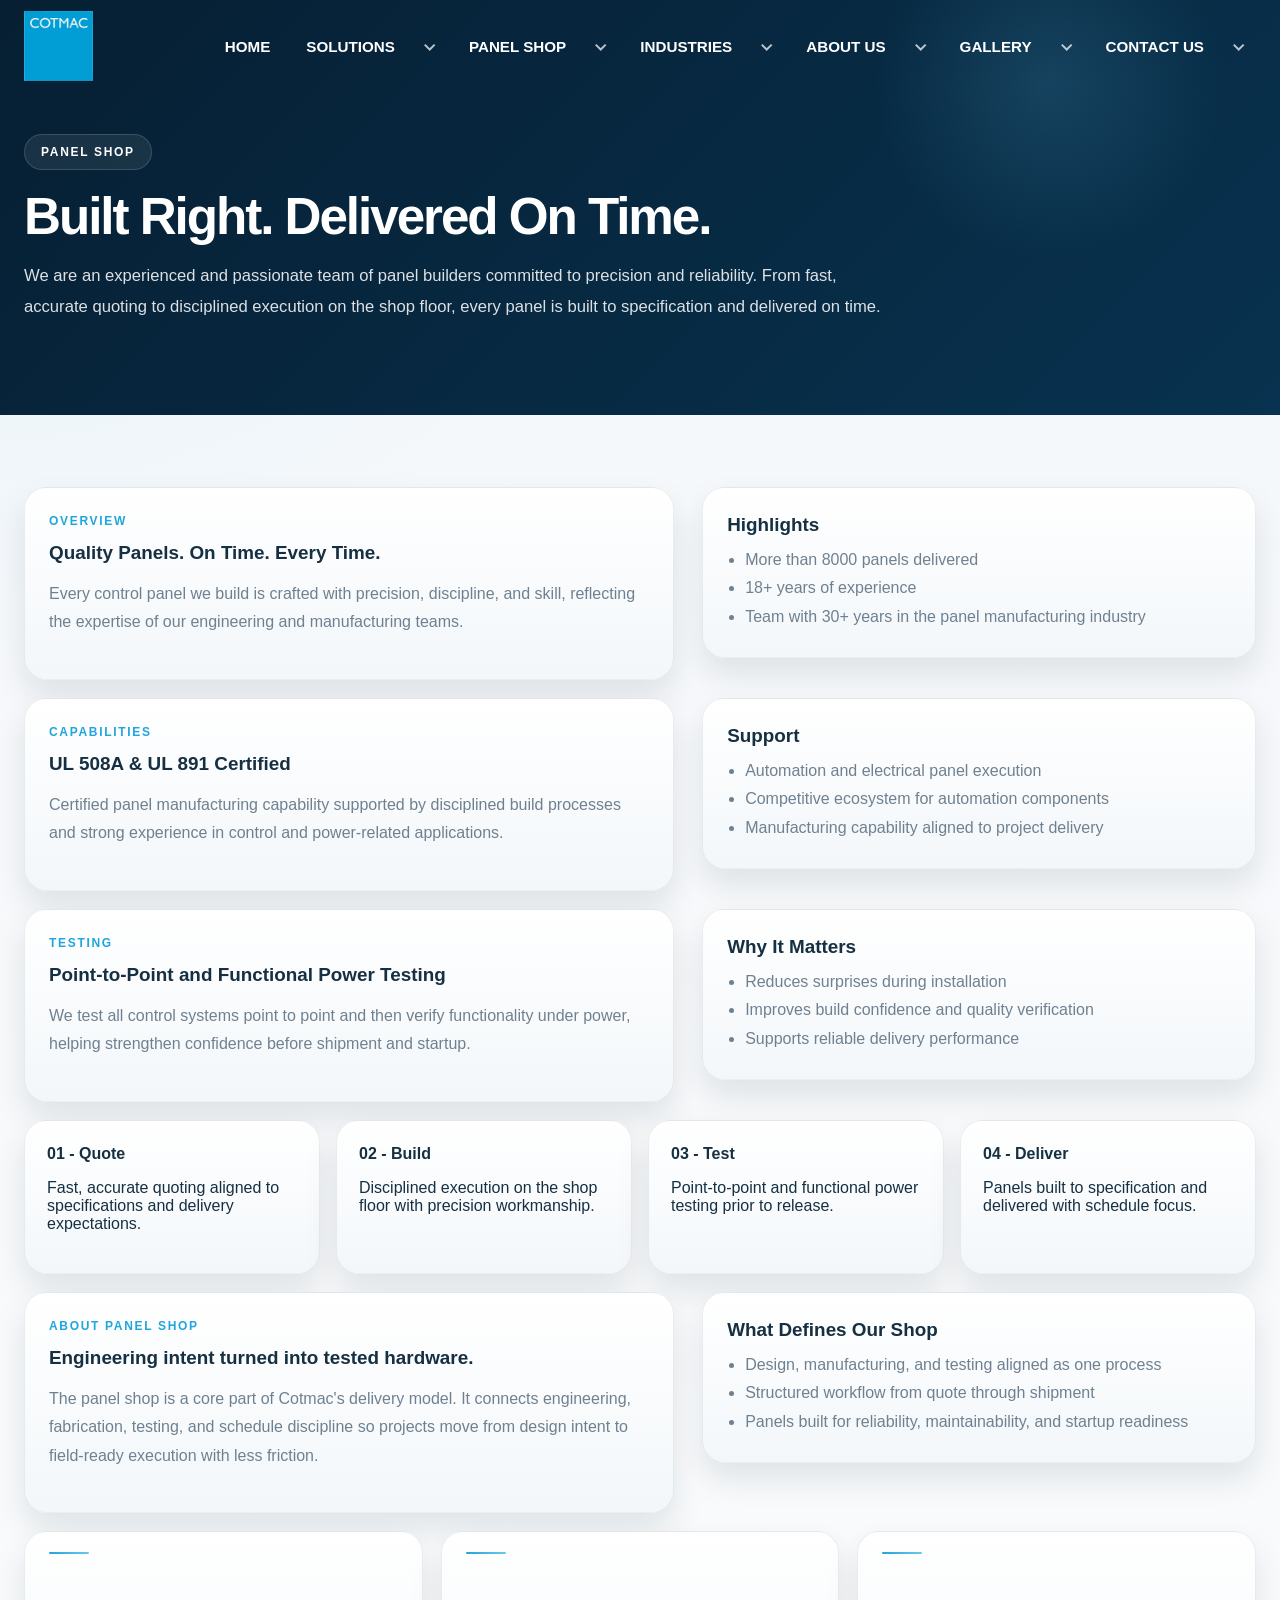
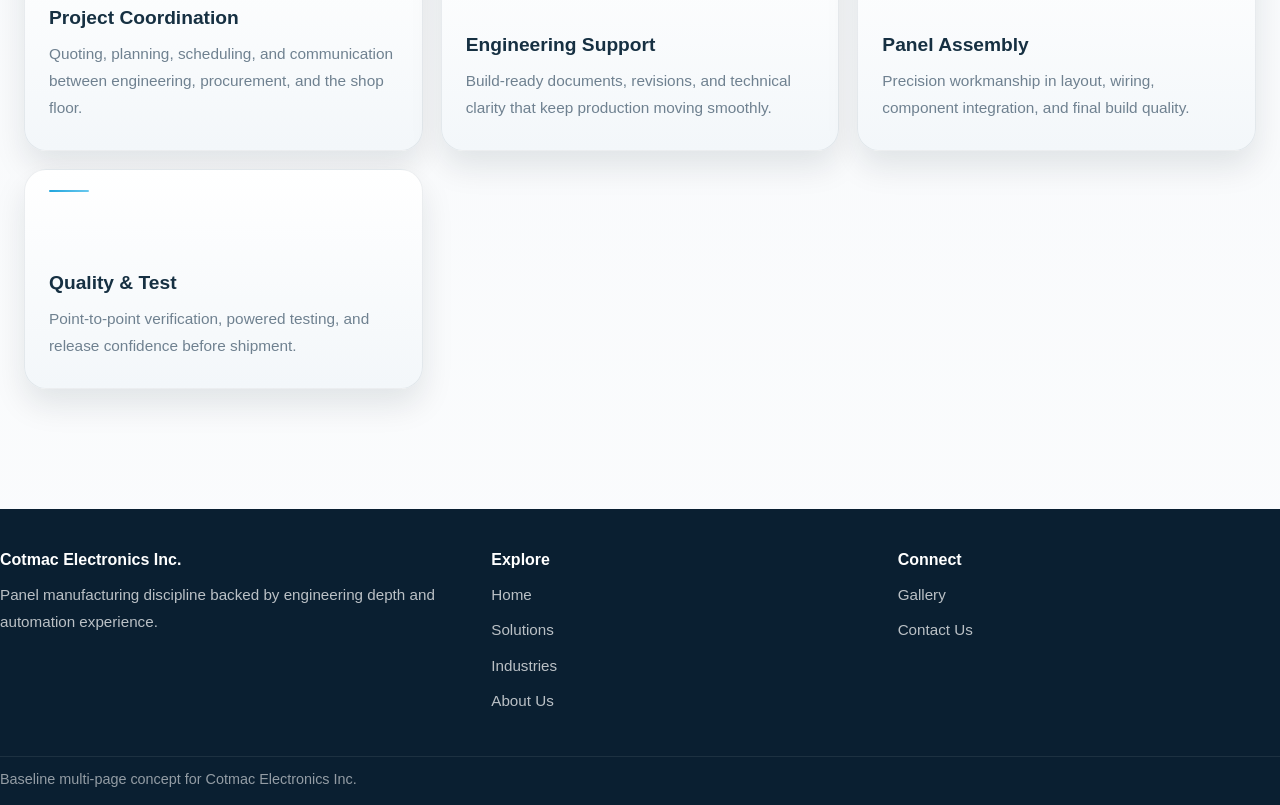
<file: panel-shop.html>
<!DOCTYPE html>
<html lang="en">
<head>
  <meta charset="UTF-8" />
  <meta name="viewport" content="width=device-width, initial-scale=1.0" />
  <title>Cotmac Electronics Inc. | Panel Shop</title>
  <link rel="stylesheet" href="assets/css/site.css?v=20260415-logo-proportions" />
</head>
<body>
  <div class="page-shell">
    <header class="site-header" data-site-header>
      <div class="container header-inner">
        <a class="brand-mark" href="index.html"><img class="brand-logo" src="assets/images/cotmac-logo-square.png" alt="Cotmac logo" /></a>
        <button class="nav-toggle" data-nav-toggle aria-label="Toggle navigation"><span></span></button>
        <nav class="site-nav" data-site-nav>
          <ul class="nav-list">
            <li class="nav-item nav-home"><a class="nav-link" href="index.html">Home</a></li>
            <li class="nav-item has-dropdown">
              <a class="nav-link" href="solutions.html">Solutions</a>
              <div class="dropdown">
                <a href="solutions.html#instrumentation">Instrumentation / Electrical Design<span>Engineering design and control architecture</span></a>
                <a href="solutions.html#automation-panels">Automation &amp; Electrical Panels<span>Integrated controls and panel solutions</span></a>
                <a href="solutions.html#plc">PLC Automation Software<span>Reliable control logic and plant automation</span></a>
                <a href="solutions.html#scada">SCADA Programming<span>Monitoring, visualization, and control</span></a>
                <a href="solutions.html#ehouse">E-House / MCC<span>Power and control package solutions</span></a>
                <a href="solutions.html#industry4">Industry 4.0<span>Smarter and connected operations</span></a>
              </div>
            </li>
            <li class="nav-item has-dropdown">
              <a class="nav-link" href="panel-shop.html">Panel Shop</a>
              <div class="dropdown">
                <a href="#overview">Panel Shop Overview<span>Built right. Delivered on time.</span></a>
                <a href="#capabilities">UL 508A &amp; UL 891<span>Certified manufacturing capability</span></a>
                <a href="#testing">Testing &amp; Quality<span>Point-to-point and powered testing</span></a>
                <a href="#process">Manufacturing Process<span>From quote to shipment</span></a>
              </div>
            </li>
            <li class="nav-item has-dropdown">
              <a class="nav-link" href="industries.html">Industries</a>
              <div class="dropdown">
                <a href="industries.html#water">Water &amp; Waste Water Treatment<span>Process and infrastructure automation</span></a>
                <a href="industries.html#automotive">Automotive<span>Production systems and controls</span></a>
                <a href="industries.html#energy">Energy &amp; Power<span>Electrical and critical operations</span></a>
                <a href="industries.html#food">Food &amp; Beverages<span>Reliable process automation</span></a>
              </div>
            </li>
            <li class="nav-item has-dropdown">
              <a class="nav-link" href="about.html">About Us</a>
              <div class="dropdown">
                <a href="about.html#company">Company Overview<span>Process and factory automation expertise</span></a>
                <a href="about.html#capability">Engineering Capability<span>Design-driven and end-to-end delivery</span></a>
                <a href="about.html#vision">Vision &amp; Commitment<span>Quality, integrity, and customer focus</span></a>
              </div>
            </li>
            <li class="nav-item has-dropdown">
              <a class="nav-link" href="gallery.html">Gallery</a>
              <div class="dropdown">
                <a href="gallery.html#projects">Project Gallery<span>Space for field and shop visuals</span></a>
                <a href="gallery.html#panels">Panel Builds<span>Control panel showcase</span></a>
                <a href="gallery.html#automation">Automation Work<span>Electrical and controls execution</span></a>
              </div>
            </li>
            <li class="nav-item has-dropdown">
              <a class="nav-link" href="contact.html">Contact Us</a>
              <div class="dropdown">
                <a href="contact.html#contact-info">Contact Information<span>Reach our team directly</span></a>
                <a href="contact.html#locations">Office Locations<span>Company presence and support</span></a>
                <a href="contact.html#form">Inquiry Form<span>Start a conversation</span></a>
              </div>
            </li>
          </ul>
        </nav>
      </div>
    </header>

    <section class="page-hero">
      <div class="container">
        <div class="reveal">
          <div class="eyebrow">Panel Shop</div>
          <h1 class="title light">Built Right. Delivered On Time.</h1>
          <div class="page-hero-copy">
            We are an experienced and passionate team of panel builders committed to precision and reliability.
            From fast, accurate quoting to disciplined execution on the shop floor, every panel is built to specification and delivered on time.
          </div>
        </div>
      </div>
    </section>

    <section class="section-lg">
      <div class="container">
        <div class="content-grid">
          <div id="overview" class="split-grid reveal">
            <div class="info-panel card-white">
              <div class="kicker">Overview</div>
              <h3>Quality Panels. On Time. Every Time.</h3>
              <p>Every control panel we build is crafted with precision, discipline, and skill, reflecting the expertise of our engineering and manufacturing teams.</p>
            </div>
            <div class="info-panel card-white">
              <h3>Highlights</h3>
              <ul>
                <li>More than 8000 panels delivered</li>
                <li>18+ years of experience</li>
                <li>Team with 30+ years in the panel manufacturing industry</li>
              </ul>
            </div>
          </div>

          <div id="capabilities" class="split-grid reveal">
            <div class="info-panel card-white">
              <div class="kicker">Capabilities</div>
              <h3>UL 508A &amp; UL 891 Certified</h3>
              <p>Certified panel manufacturing capability supported by disciplined build processes and strong experience in control and power-related applications.</p>
            </div>
            <div class="info-panel card-white">
              <h3>Support</h3>
              <ul>
                <li>Automation and electrical panel execution</li>
                <li>Competitive ecosystem for automation components</li>
                <li>Manufacturing capability aligned to project delivery</li>
              </ul>
            </div>
          </div>

          <div id="testing" class="split-grid reveal">
            <div class="info-panel card-white">
              <div class="kicker">Testing</div>
              <h3>Point-to-Point and Functional Power Testing</h3>
              <p>We test all control systems point to point and then verify functionality under power, helping strengthen confidence before shipment and startup.</p>
            </div>
            <div class="info-panel card-white">
              <h3>Why It Matters</h3>
              <ul>
                <li>Reduces surprises during installation</li>
                <li>Improves build confidence and quality verification</li>
                <li>Supports reliable delivery performance</li>
              </ul>
            </div>
          </div>

          <div id="process" class="timeline-grid reveal">
            <article class="timeline-card card-white">
              <strong>01 - Quote</strong>
              <p>Fast, accurate quoting aligned to specifications and delivery expectations.</p>
            </article>
            <article class="timeline-card card-white">
              <strong>02 - Build</strong>
              <p>Disciplined execution on the shop floor with precision workmanship.</p>
            </article>
            <article class="timeline-card card-white">
              <strong>03 - Test</strong>
              <p>Point-to-point and functional power testing prior to release.</p>
            </article>
            <article class="timeline-card card-white">
              <strong>04 - Deliver</strong>
              <p>Panels built to specification and delivered with schedule focus.</p>
            </article>
          </div>

          <div id="about-shop" class="split-grid reveal">
            <div class="info-panel card-white">
              <div class="kicker">About Panel Shop</div>
              <h3>Engineering intent turned into tested hardware.</h3>
              <p>The panel shop is a core part of Cotmac's delivery model. It connects engineering, fabrication, testing, and schedule discipline so projects move from design intent to field-ready execution with less friction.</p>
            </div>
            <div class="info-panel card-white">
              <h3>What Defines Our Shop</h3>
              <ul>
                <li>Design, manufacturing, and testing aligned as one process</li>
                <li>Structured workflow from quote through shipment</li>
                <li>Panels built for reliability, maintainability, and startup readiness</li>
              </ul>
            </div>
          </div>

          <div id="team" class="feature-grid reveal">
            <article class="feature-card card-white">
              <h3>Project Coordination</h3>
              <p>Quoting, planning, scheduling, and communication between engineering, procurement, and the shop floor.</p>
            </article>
            <article class="feature-card card-white">
              <h3>Engineering Support</h3>
              <p>Build-ready documents, revisions, and technical clarity that keep production moving smoothly.</p>
            </article>
            <article class="feature-card card-white">
              <h3>Panel Assembly</h3>
              <p>Precision workmanship in layout, wiring, component integration, and final build quality.</p>
            </article>
            <article class="feature-card card-white">
              <h3>Quality &amp; Test</h3>
              <p>Point-to-point verification, powered testing, and release confidence before shipment.</p>
            </article>
          </div>
        </div>
      </div>
    </section>

    <footer class="site-footer">
      <div class="container footer-inner">
        <div>
          <div class="footer-title">Cotmac Electronics Inc.</div>
          <div class="footer-text">Panel manufacturing discipline backed by engineering depth and automation experience.</div>
        </div>
        <div>
          <div class="footer-title">Explore</div>
          <div class="footer-links">
            <a class="footer-link" href="index.html">Home</a>
            <a class="footer-link" href="solutions.html">Solutions</a>
            <a class="footer-link" href="industries.html">Industries</a>
            <a class="footer-link" href="about.html">About Us</a>
          </div>
        </div>
        <div>
          <div class="footer-title">Connect</div>
          <div class="footer-links">
            <a class="footer-link" href="gallery.html">Gallery</a>
            <a class="footer-link" href="contact.html">Contact Us</a>
          </div>
        </div>
      </div>
      <div class="container footer-bottom">Baseline multi-page concept for Cotmac Electronics Inc.</div>
    </footer>
  </div>
  <script src="assets/js/site.js"></script>
</body>
</html>
</file>
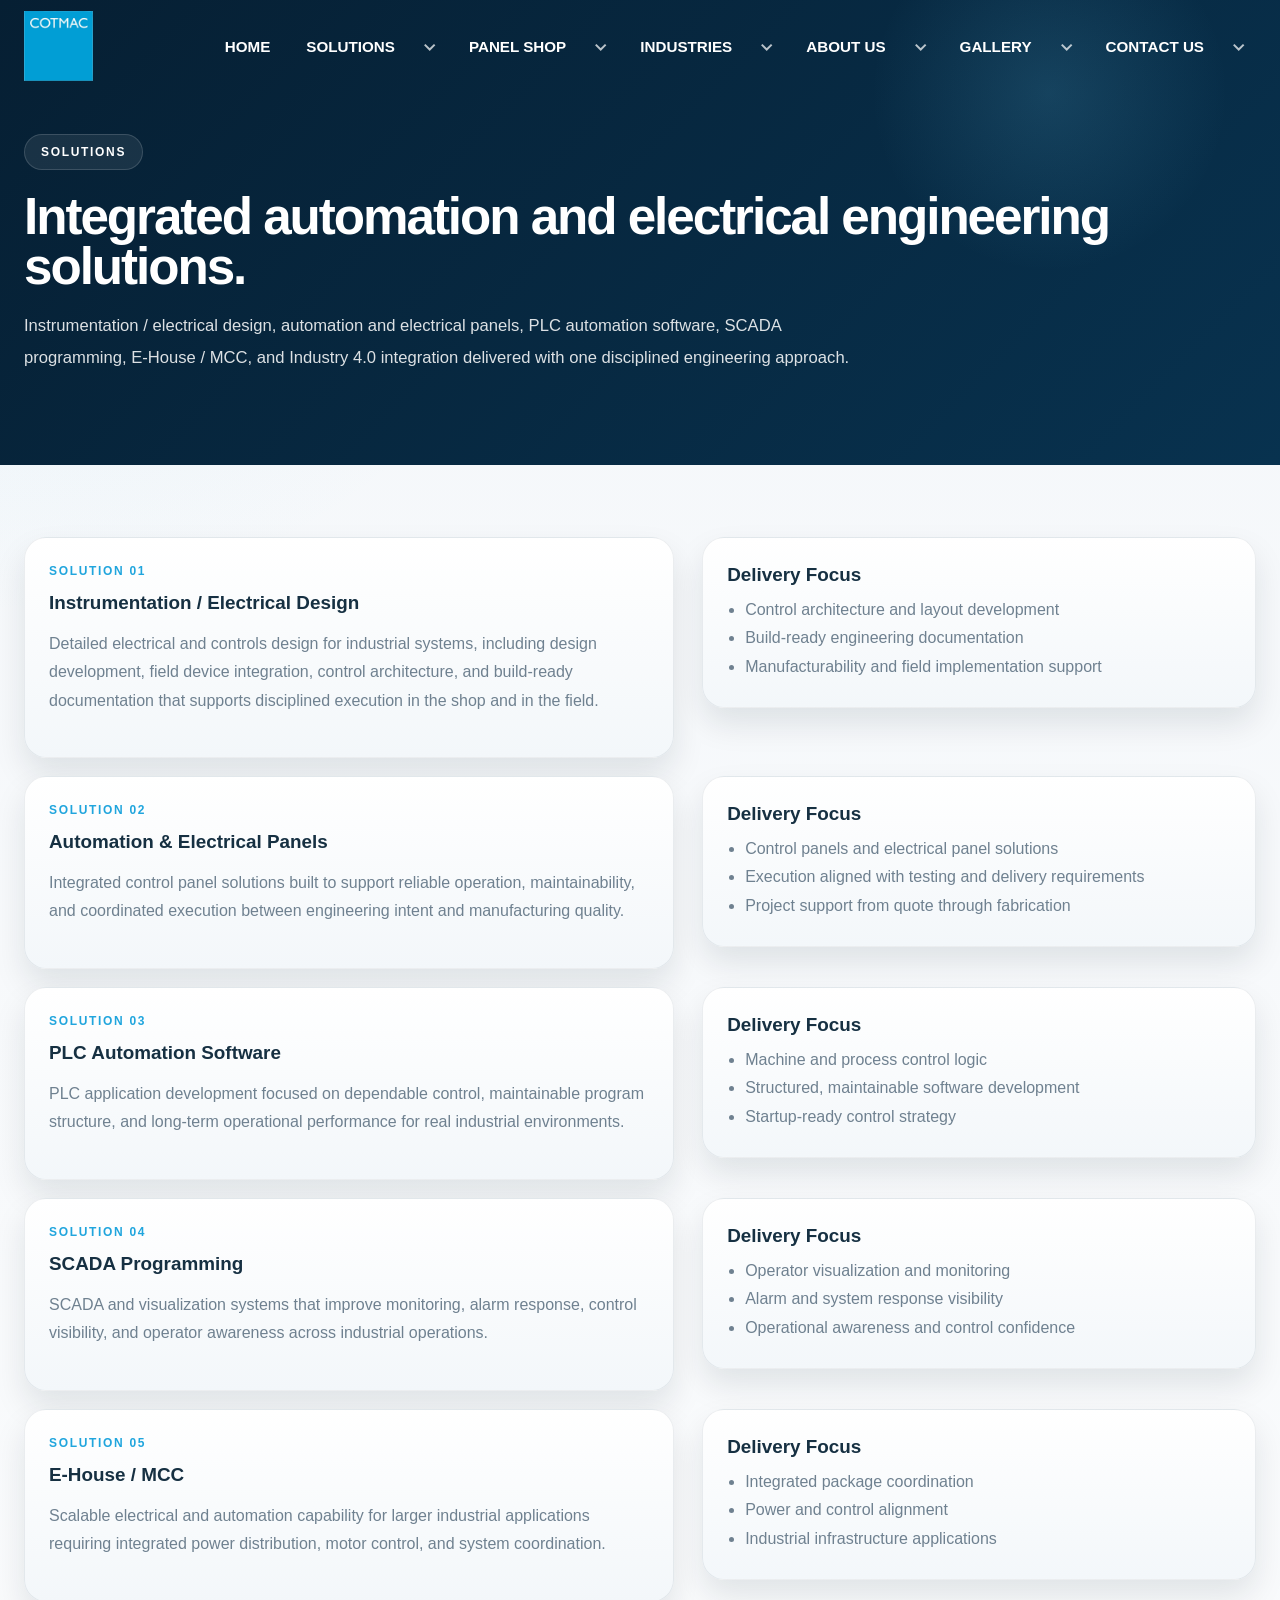
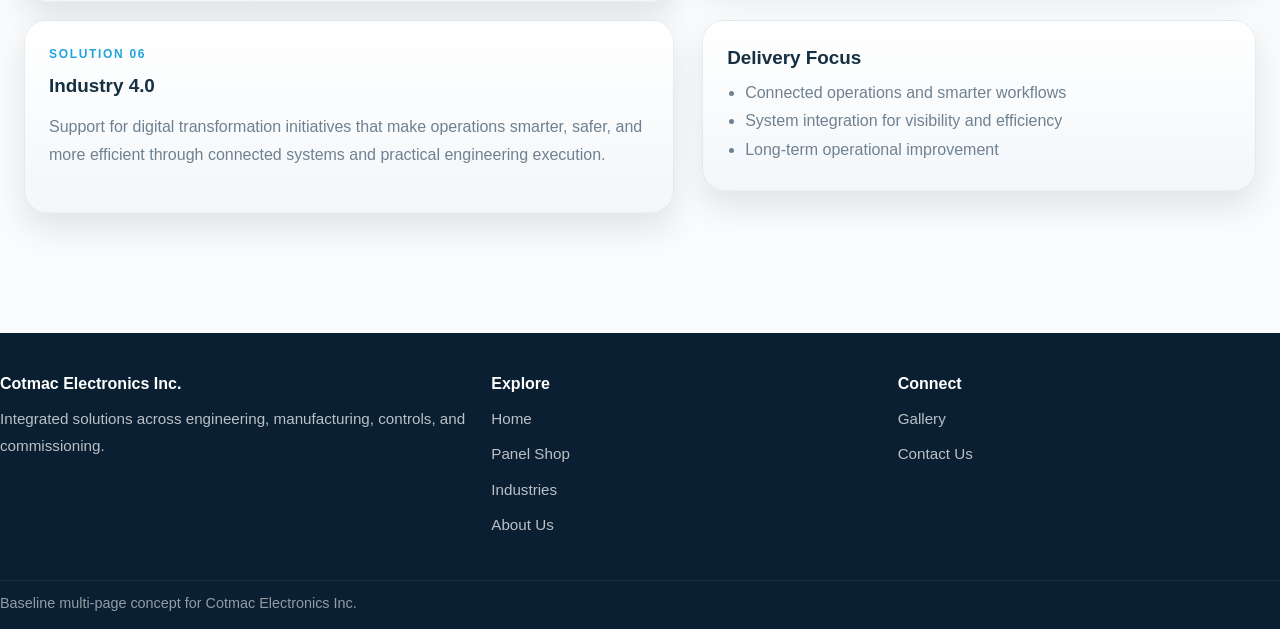
<file: solutions.html>
<!DOCTYPE html>
<html lang="en"><head><meta charset="UTF-8"/><meta name="viewport" content="width=device-width, initial-scale=1.0"/><title>Cotmac Electronics Inc. | Solutions</title><link rel="stylesheet" href="assets/css/site.css?v=20260415-logo-proportions"/></head><body><div class="page-shell">
<header class="site-header" data-site-header><div class="container header-inner"><a class="brand-mark" href="index.html"><img class="brand-logo" src="assets/images/cotmac-logo-square.png" alt="Cotmac logo" /></a><button class="nav-toggle" data-nav-toggle aria-label="Toggle navigation"><span></span></button><nav class="site-nav" data-site-nav><ul class="nav-list"><li class="nav-item nav-home"><a class="nav-link" href="index.html">Home</a></li><li class="nav-item has-dropdown"><a class="nav-link" href="solutions.html">Solutions</a><div class="dropdown"><a href="#instrumentation">Instrumentation / Electrical Design<span>Engineering design and control architecture</span></a><a href="#automation-panels">Automation &amp; Electrical Panels<span>Integrated controls and panel solutions</span></a><a href="#plc">PLC Automation Software<span>Reliable control logic and plant automation</span></a><a href="#scada">SCADA Programming<span>Monitoring, visualization, and control</span></a><a href="#ehouse">E-House / MCC<span>Power and control package solutions</span></a><a href="#industry4">Industry 4.0<span>Smarter and connected operations</span></a></div></li><li class="nav-item has-dropdown"><a class="nav-link" href="panel-shop.html">Panel Shop</a><div class="dropdown"><a href="panel-shop.html#overview">Panel Shop Overview<span>Built right. Delivered on time.</span></a><a href="panel-shop.html#capabilities">UL 508A &amp; UL 891<span>Certified manufacturing capability</span></a><a href="panel-shop.html#testing">Testing &amp; Quality<span>Point-to-point and powered testing</span></a><a href="panel-shop.html#process">Manufacturing Process<span>From quote to shipment</span></a></div></li><li class="nav-item has-dropdown"><a class="nav-link" href="industries.html">Industries</a><div class="dropdown"><a href="industries.html#water">Water &amp; Waste Water Treatment<span>Process and infrastructure automation</span></a><a href="industries.html#automotive">Automotive<span>Production systems and controls</span></a><a href="industries.html#energy">Energy &amp; Power<span>Electrical and critical operations</span></a><a href="industries.html#food">Food &amp; Beverages<span>Reliable process automation</span></a></div></li><li class="nav-item has-dropdown"><a class="nav-link" href="about.html">About Us</a><div class="dropdown"><a href="about.html#company">Company Overview<span>Process and factory automation expertise</span></a><a href="about.html#capability">Engineering Capability<span>Design-driven and end-to-end delivery</span></a><a href="about.html#vision">Vision &amp; Commitment<span>Quality, integrity, and customer focus</span></a></div></li><li class="nav-item has-dropdown"><a class="nav-link" href="gallery.html">Gallery</a><div class="dropdown"><a href="gallery.html#projects">Project Gallery<span>Space for field and shop visuals</span></a><a href="gallery.html#panels">Panel Builds<span>Control panel showcase</span></a><a href="gallery.html#automation">Automation Work<span>Electrical and controls execution</span></a></div></li><li class="nav-item has-dropdown"><a class="nav-link" href="contact.html">Contact Us</a><div class="dropdown"><a href="contact.html#contact-info">Contact Information<span>Reach our team directly</span></a><a href="contact.html#locations">Office Locations<span>Company presence and support</span></a><a href="contact.html#form">Inquiry Form<span>Start a conversation</span></a></div></li></ul></nav></div></header>
<section class="page-hero"><div class="container"><div class="reveal"><div class="eyebrow">Solutions</div><h1 class="title light">Integrated automation and electrical engineering solutions.</h1><div class="page-hero-copy">Instrumentation / electrical design, automation and electrical panels, PLC automation software, SCADA programming, E-House / MCC, and Industry 4.0 integration delivered with one disciplined engineering approach.</div></div></div></section>
<section class="section-lg"><div class="container"><div class="content-grid">
<div id="instrumentation" class="split-grid reveal"><div class="info-panel card-white"><div class="kicker">Solution 01</div><h3>Instrumentation / Electrical Design</h3><p>Detailed electrical and controls design for industrial systems, including design development, field device integration, control architecture, and build-ready documentation that supports disciplined execution in the shop and in the field.</p></div><div class="info-panel card-white"><h3>Delivery Focus</h3><ul><li>Control architecture and layout development</li><li>Build-ready engineering documentation</li><li>Manufacturability and field implementation support</li></ul></div></div>
<div id="automation-panels" class="split-grid reveal"><div class="info-panel card-white"><div class="kicker">Solution 02</div><h3>Automation &amp; Electrical Panels</h3><p>Integrated control panel solutions built to support reliable operation, maintainability, and coordinated execution between engineering intent and manufacturing quality.</p></div><div class="info-panel card-white"><h3>Delivery Focus</h3><ul><li>Control panels and electrical panel solutions</li><li>Execution aligned with testing and delivery requirements</li><li>Project support from quote through fabrication</li></ul></div></div>
<div id="plc" class="split-grid reveal"><div class="info-panel card-white"><div class="kicker">Solution 03</div><h3>PLC Automation Software</h3><p>PLC application development focused on dependable control, maintainable program structure, and long-term operational performance for real industrial environments.</p></div><div class="info-panel card-white"><h3>Delivery Focus</h3><ul><li>Machine and process control logic</li><li>Structured, maintainable software development</li><li>Startup-ready control strategy</li></ul></div></div>
<div id="scada" class="split-grid reveal"><div class="info-panel card-white"><div class="kicker">Solution 04</div><h3>SCADA Programming</h3><p>SCADA and visualization systems that improve monitoring, alarm response, control visibility, and operator awareness across industrial operations.</p></div><div class="info-panel card-white"><h3>Delivery Focus</h3><ul><li>Operator visualization and monitoring</li><li>Alarm and system response visibility</li><li>Operational awareness and control confidence</li></ul></div></div>
<div id="ehouse" class="split-grid reveal"><div class="info-panel card-white"><div class="kicker">Solution 05</div><h3>E-House / MCC</h3><p>Scalable electrical and automation capability for larger industrial applications requiring integrated power distribution, motor control, and system coordination.</p></div><div class="info-panel card-white"><h3>Delivery Focus</h3><ul><li>Integrated package coordination</li><li>Power and control alignment</li><li>Industrial infrastructure applications</li></ul></div></div>
<div id="industry4" class="split-grid reveal"><div class="info-panel card-white"><div class="kicker">Solution 06</div><h3>Industry 4.0</h3><p>Support for digital transformation initiatives that make operations smarter, safer, and more efficient through connected systems and practical engineering execution.</p></div><div class="info-panel card-white"><h3>Delivery Focus</h3><ul><li>Connected operations and smarter workflows</li><li>System integration for visibility and efficiency</li><li>Long-term operational improvement</li></ul></div></div>
</div></div></section>
<footer class="site-footer"><div class="container footer-inner"><div><div class="footer-title">Cotmac Electronics Inc.</div><div class="footer-text">Integrated solutions across engineering, manufacturing, controls, and commissioning.</div></div><div><div class="footer-title">Explore</div><div class="footer-links"><a class="footer-link" href="index.html">Home</a><a class="footer-link" href="panel-shop.html">Panel Shop</a><a class="footer-link" href="industries.html">Industries</a><a class="footer-link" href="about.html">About Us</a></div></div><div><div class="footer-title">Connect</div><div class="footer-links"><a class="footer-link" href="gallery.html">Gallery</a><a class="footer-link" href="contact.html">Contact Us</a></div></div></div><div class="container footer-bottom">Baseline multi-page concept for Cotmac Electronics Inc.</div></footer>
</div><script src="assets/js/site.js"></script></body></html>
</file>
<file: assets/css/site.css>
:root {
  --brand-blue: #0a4d81;
  --brand-blue-dark: #08324f;
  --brand-blue-deep: #061f33;
  --brand-accent: #20a5dd;
  --brand-accent-2: #69c8ee;
  --text: #163042;
  --muted: #6f8190;
  --line: rgba(22, 48, 66, 0.1);
  --line-light: rgba(255,255,255,0.12);
  --bg: #f4f7fa;
  --bg-soft: #eef3f7;
  --white: #fff;
  --shadow-lg: 0 26px 60px rgba(8, 28, 44, 0.16);
  --shadow-md: 0 16px 32px rgba(8, 28, 44, 0.1);
  --radius-xl: 28px;
  --radius-lg: 22px;
  --radius-md: 16px;
  --maxw: 1320px;
  --ease: cubic-bezier(.22,.61,.36,1);
  --header-h: 92px;
}

* { box-sizing: border-box; }
html { scroll-behavior: smooth; }
body {
  margin: 0;
  font-family: "Segoe UI", Arial, sans-serif;
  color: var(--text);
  background:
    radial-gradient(circle at top left, rgba(105, 200, 238, 0.12), transparent 24%),
    linear-gradient(180deg, #f4f7fa 0%, #fbfcfd 100%);
}
a { color: inherit; text-decoration: none; }
img { max-width: 100%; display: block; }
button { font: inherit; }
[id] { scroll-margin-top: calc(var(--header-h) + 24px); }

.page-shell { overflow: hidden; }
.container {
  width: 100%;
  max-width: var(--maxw);
  margin: 0 auto;
  padding: 0 24px;
}
.section-xl { padding: 92px 0; }
.section-lg { padding: 72px 0; }
.section-md { padding: 48px 0; }
.kicker {
  margin: 0 0 14px;
  color: var(--brand-accent);
  text-transform: uppercase;
  letter-spacing: .14em;
  font-size: 12px;
  font-weight: 800;
}
.title {
  margin: 0;
  font-size: clamp(2rem, 4vw, 4.2rem);
  line-height: .98;
  letter-spacing: -.04em;
  font-weight: 800;
}
.title.light { color: #fff; }
.lead {
  margin: 18px 0 0;
  max-width: 860px;
  color: var(--muted);
  font-size: 1.04rem;
  line-height: 1.9;
}
.lead.light { color: rgba(255,255,255,.84); }
.btn-row { display: flex; flex-wrap: wrap; gap: 14px; margin-top: 32px; }
.btn-main, .btn-ghost {
  display: inline-flex; align-items: center; justify-content: center;
  min-height: 52px; padding: 0 24px; border-radius: 999px; border: none;
  cursor: pointer; font-weight: 700; transition: transform .32s var(--ease), box-shadow .32s var(--ease), background .32s var(--ease), border-color .32s var(--ease);
}
.btn-main { background: linear-gradient(135deg, var(--brand-accent), var(--brand-accent-2)); color: #fff; box-shadow: 0 14px 28px rgba(31,163,220,.26); }
.btn-main:hover { transform: translateY(-2px); box-shadow: 0 20px 34px rgba(31,163,220,.3); }
.btn-ghost { background: rgba(255,255,255,.08); color: #fff; border: 1px solid rgba(255,255,255,.16); backdrop-filter: blur(10px); }
.btn-ghost:hover { transform: translateY(-2px); background: rgba(255,255,255,.14); }
.card-white {
  background: linear-gradient(180deg, #fff, #f3f7fa);
  border: 1px solid rgba(23,48,66,.08);
  box-shadow: var(--shadow-md);
  border-radius: var(--radius-lg);
}
.reveal {
  opacity: 0; transform: translateY(22px);
  transition: opacity .8s var(--ease), transform .8s var(--ease);
  will-change: opacity, transform;
}
.reveal.is-visible { opacity: 1; transform: translateY(0); }

/* ===== HEADER ===== */
.site-header {
  position: fixed; top: 0; left: 0; right: 0; z-index: 1000;
  transition: background .28s var(--ease), box-shadow .28s var(--ease), backdrop-filter .28s var(--ease);
}
.site-header.is-scrolled {
  background: rgba(7, 29, 46, .86);
  backdrop-filter: blur(14px);
  box-shadow: 0 12px 28px rgba(6, 22, 37, .18);
}
.header-inner {
  height: var(--header-h);
  display: flex; align-items: center; justify-content: space-between; gap: 24px;
}
.brand-mark {
  display: inline-flex; align-items: center; justify-content: center;
  min-width: 0; flex: 0 0 auto;
  border-radius: 0; overflow: visible; padding: 0; background: transparent;
  box-shadow: none;
  transition: transform .28s var(--ease);
}
.brand-logo {
  display: block;
  width: auto;
  height: clamp(62px, 5.4vw, 72px);
  max-width: min(22vw, 84px);
  object-fit: contain;
}
.brand-mark:hover { transform: translateY(-1px); }
.site-nav { margin-left: auto; }
.nav-list {
  list-style: none; display: flex; gap: 8px; align-items: center; margin: 0; padding: 0;
}
.nav-item { position: relative; }
.nav-item.has-dropdown { display: flex; align-items: center; gap: 2px; }
.nav-link {
  display: inline-flex; align-items: center; gap: 8px; min-height: 42px; padding: 0 14px;
  color: #fff; font-weight: 700; font-size: .95rem; text-transform: uppercase;
  transition: color .26s var(--ease), transform .26s var(--ease);
}
.nav-item:hover > .nav-link,
.nav-item:focus-within > .nav-link,
.nav-item.open > .nav-link { color: #bfeafd; }
.nav-item.has-dropdown > .nav-link::after { display: none !important; }
.nav-subtoggle {
  display: inline-flex; align-items: center; justify-content: center;
  width: 36px; height: 36px; border: none; border-radius: 999px;
  background: transparent; color: #fff; cursor: pointer;
  transition: background .24s ease, transform .24s ease;
}
.nav-subtoggle:hover,
.nav-subtoggle:focus-visible { background: rgba(255,255,255,.1); outline: none; }
.nav-subtoggle span {
  width: 8px; height: 8px; border-right: 2px solid rgba(255,255,255,.72); border-bottom: 2px solid rgba(255,255,255,.72);
  transform: rotate(45deg) translateY(-1px); transition: transform .24s ease;
}
.nav-item:hover .nav-subtoggle span,
.nav-item:focus-within .nav-subtoggle span,
.nav-item.open .nav-subtoggle span { transform: rotate(225deg) translateY(-1px); }
.dropdown {
  position: absolute; top: calc(100% + 14px); left: 0; min-width: 300px; padding: 14px;
  background: rgba(255,255,255,.97); border: 1px solid rgba(23,48,66,.08); border-radius: 18px; box-shadow: var(--shadow-lg);
  opacity: 0; pointer-events: none; transform: translateY(8px); transition: opacity .28s var(--ease), transform .28s var(--ease);
}
.nav-item:hover .dropdown, .nav-item:focus-within .dropdown, .nav-item.open .dropdown { opacity: 1; pointer-events: auto; transform: translateY(0); }
.dropdown a {
  display: block; padding: 12px 14px; border-radius: 12px; color: var(--text); font-weight: 700; line-height: 1.4; transition: background .22s ease, transform .22s ease;
}
.dropdown a span { display: block; color: var(--muted); font-weight: 500; font-size: .88rem; margin-top: 3px; }
.dropdown a:hover { background: #eff6fb; transform: translateX(2px); }
.nav-home .nav-link::after { display: none !important; }
.nav-toggle { display: none; }

/* ===== HERO ===== */
.hero {
  position: relative; min-height: 92vh; display: flex; align-items: center;
  background: linear-gradient(104deg, rgba(6,25,40,.94) 0%, rgba(8,42,68,.82) 42%, rgba(8,42,68,.40) 100%),
    url("https://cdn.hubblecontent.osi.office.net/m365content/publish/7bcfe23d-92c0-4e6f-b28f-c6c9be29b10b/thumbnails/xxlarge.jpg") center/cover no-repeat;
}
.hero::before {
  content: ""; position: absolute; inset: 0;
  background: radial-gradient(circle at 82% 18%, rgba(31,163,220,.22), transparent 18%), linear-gradient(to bottom, rgba(255,255,255,.04), rgba(255,255,255,0));
  animation: driftGlow 16s ease-in-out infinite alternate;
}
.hero::after {
  content: ""; position: absolute; left: 0; right: 0; bottom: 0; height: 180px;
  background: linear-gradient(to bottom, rgba(244,247,250,0), #f4f7fa 92%);
}
.hero-grid {
  position: relative; z-index: 2; display: grid; grid-template-columns: minmax(0, 780px) 1fr; gap: 40px; align-items: end;
  width: 100%; padding: calc(var(--header-h) + 18px) 0 148px;
}
.eyebrow {
  display: inline-flex; align-items: center; padding: 10px 16px; border-radius: 999px; background: rgba(255,255,255,.08);
  border: 1px solid rgba(255,255,255,.15); color: #fff; text-transform: uppercase; letter-spacing: .14em; font-size: 12px; font-weight: 800; margin-bottom: 22px;
}
.hero-title {
  margin: 0; color: #fff; font-size: clamp(3rem, 6vw, 5.8rem); line-height: .92; letter-spacing: -.055em; font-weight: 800; max-width: 880px;
}
.hero-title span {
  display: block; margin-top: 14px; color: rgba(255,255,255,.84); font-size: clamp(1.25rem, 2vw, 1.95rem); line-height: 1.18; letter-spacing: -.02em; font-weight: 600;
}
.hero-copy { margin-top: 24px; max-width: 720px; color: rgba(255,255,255,.88); font-size: 1.06rem; line-height: 1.9; }
.hero-side { justify-self: end; width: 100%; max-width: 410px; }
.hero-card {
  padding: 24px; border-radius: 24px; background: linear-gradient(180deg, rgba(255,255,255,.10), rgba(255,255,255,.05));
  border: 1px solid rgba(255,255,255,.14); backdrop-filter: blur(12px); box-shadow: var(--shadow-lg);
  animation: floatCard 8s ease-in-out infinite;
}
.hero-card-title { margin: 0 0 16px; color: rgba(255,255,255,.74); text-transform: uppercase; letter-spacing: .12em; font-size: 12px; font-weight: 800; }
.hero-stats { display: grid; grid-template-columns: 1fr 1fr; gap: 12px; }
.hero-stat { padding: 18px; border-radius: 18px; background: rgba(255,255,255,.06); border: 1px solid rgba(255,255,255,.08); }
.hero-stat strong { display: block; color: #fff; font-size: 1.48rem; line-height: 1; margin-bottom: 8px; font-weight: 800; }
.hero-stat span { display: block; color: rgba(255,255,255,.76); font-size: .92rem; line-height: 1.55; }

/* ===== CONTENT BLOCKS ===== */
.intro-band {
  position: relative; background: linear-gradient(135deg, var(--brand-blue-dark), #14507c); border-radius: var(--radius-xl); overflow: hidden; box-shadow: var(--shadow-lg);
}
.intro-band::before {
  content: ""; position: absolute; inset: 0;
  background: radial-gradient(circle at 84% 18%, rgba(103,199,238,.18), transparent 15%), linear-gradient(90deg, rgba(255,255,255,.04), rgba(255,255,255,0));
  animation: driftGlow 18s ease-in-out infinite alternate;
}
.intro-grid {
  position: relative; z-index: 1; display: grid; grid-template-columns: 1.06fr .94fr; gap: 42px; align-items: center; padding: 56px 54px;
}
.intro-copy { color: rgba(255,255,255,.86); line-height: 1.9; font-size: 1.03rem; }
.intro-copy + .intro-copy { margin-top: 14px; }
.intro-points { display: grid; gap: 14px; }
.intro-point {
  position: relative; padding: 18px 20px 18px 24px; border-radius: 18px; background: rgba(255,255,255,.06); border: 1px solid rgba(255,255,255,.08);
}
.intro-point::before {
  content: ""; position: absolute; left: 0; top: 18px; bottom: 18px; width: 3px; background: linear-gradient(180deg, var(--brand-accent), var(--brand-accent-2)); border-radius: 999px;
}
.intro-point strong { display: block; color: #fff; margin-bottom: 6px; font-size: 1rem; }
.intro-point span { color: rgba(255,255,255,.74); font-size: .95rem; line-height: 1.68; }
.section-header { max-width: 900px; margin-bottom: 34px; }
.feature-grid { display: grid; grid-template-columns: repeat(3, 1fr); gap: 18px; }
.feature-card {
  position: relative; padding: 28px 24px; min-height: 220px; display: flex; flex-direction: column; justify-content: flex-end;
  transition: transform .32s var(--ease), box-shadow .32s var(--ease), background .32s var(--ease);
}
.feature-card::before {
  content: ""; position: absolute; left: 24px; top: 20px; width: 40px; height: 2px; background: linear-gradient(90deg, var(--brand-accent), var(--brand-accent-2)); border-radius: 999px;
}
.feature-card h3 { margin: 0 0 10px; font-size: 1.2rem; line-height: 1.3; }
.feature-card p { margin: 0; color: var(--muted); line-height: 1.75; font-size: .96rem; }
.feature-card:hover,
.timeline-card:hover,
.gallery-card:hover,
.info-panel:hover { transform: translateY(-4px); box-shadow: 0 22px 40px rgba(8, 28, 44, .12); }
.metrics-band {
  position: relative; background: linear-gradient(135deg, var(--brand-blue-deep), var(--brand-blue-dark)); overflow: hidden;
}
.metrics-band::before {
  content: ""; position: absolute; inset: 0;
  background: radial-gradient(circle at 15% 25%, rgba(31,163,220,.14), transparent 18%), radial-gradient(circle at 85% 80%, rgba(103,199,238,.10), transparent 16%);
  animation: driftGlow 20s ease-in-out infinite alternate;
}
.metrics-grid { position: relative; z-index: 1; display: grid; grid-template-columns: repeat(3, 1fr); gap: 18px; }
.metric-card { padding: 28px 24px; border-radius: 22px; background: rgba(255,255,255,.05); border: 1px solid rgba(255,255,255,.08); min-height: 180px; }
.metric-card strong { display: block; color: #fff; font-size: 2.35rem; line-height: 1; margin-bottom: 12px; font-weight: 800; }
.metric-card span { display: block; color: rgba(255,255,255,.78); line-height: 1.65; font-size: .98rem; }
.page-hero {
  position: relative; padding: calc(var(--header-h) + 42px) 0 92px; background: linear-gradient(135deg, var(--brand-blue-deep), var(--brand-blue-dark)); overflow: hidden;
}
.page-hero::before {
  content: ""; position: absolute; inset: 0; background: radial-gradient(circle at 82% 20%, rgba(103,199,238,.15), transparent 16%);
  animation: driftGlow 18s ease-in-out infinite alternate;
}
.page-hero .container { position: relative; z-index: 1; }
.page-hero-copy { color: rgba(255,255,255,.86); font-size: 1.04rem; line-height: 1.88; max-width: 860px; margin-top: 18px; }
.content-grid { display: grid; gap: 18px; }
.split-grid { display: grid; grid-template-columns: 1.08fr .92fr; gap: 28px; align-items: start; }
.info-panel { padding: 26px 24px; }
.info-panel,
.timeline-card,
.gallery-card { transition: transform .32s var(--ease), box-shadow .32s var(--ease), background .32s var(--ease); }
.info-panel h3 { margin: 0 0 10px; font-size: 1.18rem; }
.info-panel p, .info-panel li { color: var(--muted); line-height: 1.78; }
.info-panel ul { margin: 0; padding-left: 18px; }
.timeline-grid { display: grid; grid-template-columns: repeat(4,1fr); gap: 16px; }
.timeline-card { padding: 24px 22px; }
.timeline-card strong { display: block; margin-bottom: 8px; }
.gallery-grid { display: grid; grid-template-columns: repeat(3,1fr); gap: 16px; }
.gallery-card { min-height: 220px; padding: 24px; background: linear-gradient(135deg, #0e385a, #15537f); color: #fff; border-radius: 22px; box-shadow: var(--shadow-md); display: flex; align-items: end; }
.contact-grid { display: grid; grid-template-columns: .9fr 1.1fr; gap: 20px; }
.form-grid { display: grid; grid-template-columns: 1fr 1fr; gap: 14px; }
.form-grid .full { grid-column: 1 / -1; }
.input {
  width: 100%; min-height: 52px; padding: 14px 16px; border-radius: 14px; border: 1px solid rgba(23,48,66,.12); background: #fff;
}
textarea.input { min-height: 160px; resize: vertical; }

/* ===== FOOTER ===== */
.site-footer {
  background: #0a1f31; color: rgba(255,255,255,.82); margin-top: 48px;
}
.footer-inner {
  display: grid; grid-template-columns: 1.1fr .9fr .9fr; gap: 24px; padding: 42px 0;
}
.footer-title { color: #fff; font-weight: 800; margin-bottom: 12px; }
.footer-text, .footer-link { color: rgba(255,255,255,.72); line-height: 1.8; font-size: .95rem; }
.footer-links { display: grid; gap: 8px; }
.footer-bottom { border-top: 1px solid rgba(255,255,255,.08); padding: 14px 0 18px; color: rgba(255,255,255,.56); font-size: .9rem; }

@keyframes driftGlow {
  0% { transform: translate3d(0, 0, 0) scale(1); }
  100% { transform: translate3d(-2%, 2%, 0) scale(1.04); }
}

@keyframes floatCard {
  0%, 100% { transform: translateY(0); }
  50% { transform: translateY(-8px); }
}

/* ===== RESPONSIVE ===== */
@media (max-width: 1240px) {
  .hero-grid, .intro-grid, .split-grid, .contact-grid { grid-template-columns: 1fr; }
  .hero-side { justify-self: start; max-width: 100%; }
  .feature-grid { grid-template-columns: repeat(2,1fr); }
  .timeline-grid { grid-template-columns: repeat(2,1fr); }
  .gallery-grid { grid-template-columns: repeat(2,1fr); }
  .footer-inner { grid-template-columns: 1fr 1fr; }
}
@media (max-width: 1024px) {
  .nav-toggle {
    display: inline-flex; align-items: center; justify-content: center; width: 46px; height: 46px; border-radius: 12px; border: 1px solid rgba(255,255,255,.12);
    background: rgba(255,255,255,.08); color: #fff;
  }
  .nav-toggle span, .nav-toggle span::before, .nav-toggle span::after {
    content: ""; display: block; width: 20px; height: 2px; background: #fff; position: relative;
  }
  .nav-toggle span::before { position: absolute; top: -6px; }
  .nav-toggle span::after { position: absolute; top: 6px; }
  .site-nav {
    position: absolute; top: calc(100% + 10px); right: 24px; left: 24px; background: rgba(7, 29, 46, .96); backdrop-filter: blur(14px);
    border: 1px solid rgba(255,255,255,.08); border-radius: 20px; box-shadow: var(--shadow-lg); padding: 14px; display: none;
  }
  .site-nav.is-open { display: block; }
  .nav-list { flex-direction: column; align-items: stretch; gap: 2px; }
  .nav-item.has-dropdown { display: grid; grid-template-columns: 1fr auto; align-items: center; }
  .nav-link { justify-content: flex-start; min-height: 48px; min-width: 0; }
  .nav-subtoggle {
    width: 48px; height: 48px; border-radius: 12px;
    background: rgba(255,255,255,.04);
  }
  .dropdown {
    position: static; min-width: 0; grid-column: 1 / -1; padding: 0 0 8px; background: transparent; border: none; box-shadow: none; opacity: 1; pointer-events: auto; transform: none; display: none;
  }
  .nav-item.open .dropdown { display: block; }
  .dropdown a { color: rgba(255,255,255,.9); padding: 10px 14px 10px 26px; }
  .dropdown a span { color: rgba(255,255,255,.62); }
}
@media (max-width: 860px) {
  .container { padding: 0 18px; }
  .hero { min-height: auto; }
  .hero-grid { padding: calc(var(--header-h) + 6px) 0 138px; }
  .hero-title { font-size: 3rem; line-height: .96; }
  .hero-stats, .metrics-grid, .timeline-grid, .gallery-grid, .feature-grid, .form-grid, .footer-inner { grid-template-columns: 1fr; }
  .intro-grid { padding: 36px 26px; }
}
@media (max-width: 560px) {
  .btn-row { flex-direction: column; align-items: stretch; }
  .btn-main, .btn-ghost { width: 100%; }
}

@media (prefers-reduced-motion: reduce) {
  html { scroll-behavior: auto; }
  *, *::before, *::after {
    animation-duration: .01ms !important;
    animation-iteration-count: 1 !important;
    transition-duration: .01ms !important;
  }
}
</file>
